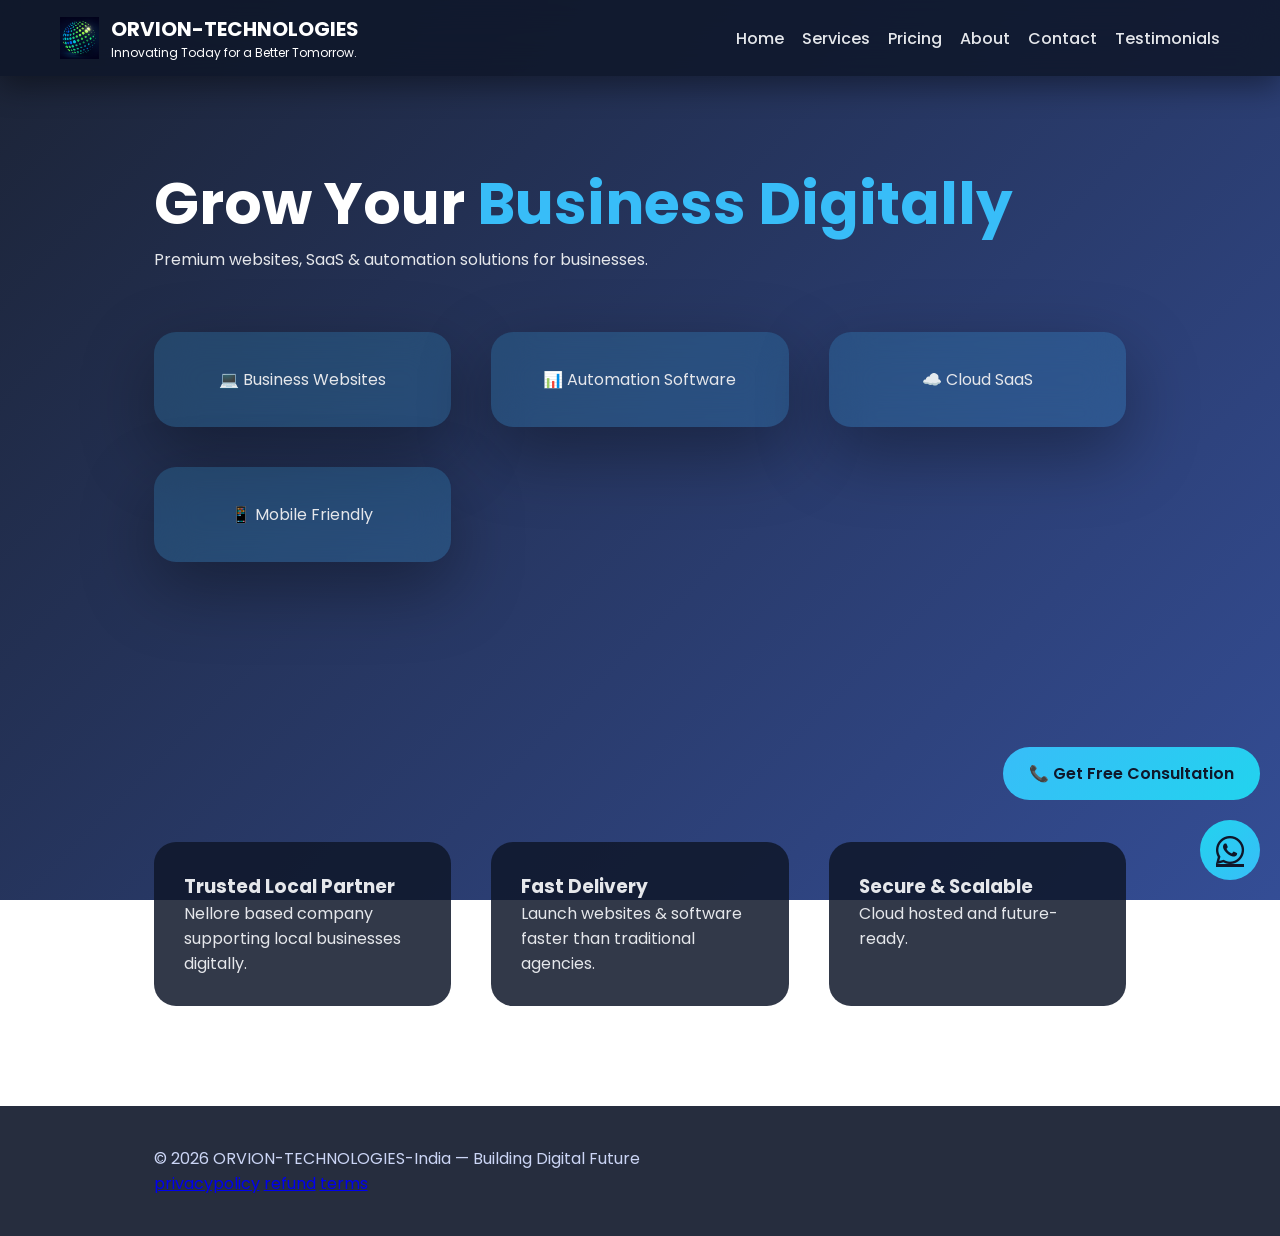
<file: index.html>
<!DOCTYPE html>
<html lang="en">

<head>
    <meta charset="UTF-8">
    <title>ORVION Technologies India | AI & Software Solutions</title>
    <link rel="icon" type="image/png" href="favicon.png">
    <link rel="canonical" href="https://orvion-tech-india.pages.dev/">
    <meta property="og:type" content="website">
<meta property="og:title" content="ORVION-TECHNOLOGIES">
<meta property="og:description" content="ORVION Technologies India provides AI solutions, software development, and digital technology services.">
<meta property="og:url" content="https://orvion-tech-india.pages.dev/">
<meta property="og:image" content="https://orvion-tech-india.pages.dev/favicon.png">
<meta property="og:site_name" content="ORVION-TECHNOLOGIES">
    <meta name="twitter:card" content="summary_large_image">
<meta name="twitter:title" content="ORVION-TECHNOLOGIES">
<meta name="twitter:description" content="ORVION Technologies India provides AI solutions, software development, and digital technology services.">
<meta name="twitter:image" content="https://orvion-tech-india.pages.dev/favicon.png">
    <meta name="google-site-verification" content="m99kfsFTEHt1PdTcq15T55AJ_ZEf4dtK3AnmzLfl6dc" />
    <meta name="viewport" content="width=device-width, initial-scale=1.0">
<meta name="description" content="ORVION Technologies India delivers AI solutions, software development, automation, cloud services, and digital technology solutions for businesses.">
<meta name="keywords" content="ORVION Technologies India, AI Company India, Software Development India, AI Solutions, Cloud Services, Automation Software, Web Development">
    

    <link href="https://fonts.googleapis.com/css2?family=Poppins:wght@300;500;700&display=swap" rel="stylesheet">
    <link rel="stylesheet" href="https://cdnjs.cloudflare.com/ajax/libs/font-awesome/6.5.0/css/all.min.css">



    <style>
        * {
            box-sizing: border-box;
            margin: 0;
            padding: 0;
        }
        
        body {
            font-family: Poppins, sans-serif;
            color: #e5e7eb;
            background-image: linear-gradient(135deg, rgba(15, 23, 42, .95), rgba(30, 58, 138, .9)), url('https://images.pexels.com/photos/16073667/pexels-photo-16073667.jpeg');
            background-size: cover;
            background-attachment: fixed;
        }
        /* ===== HEADER ===== */
        
        .webnexa-header {
            position: fixed;
            top: 0;
            width: 100%;
            background: rgba(15, 23, 42, .85);
            backdrop-filter: blur(18px);
            display: flex;
            justify-content: space-between;
            align-items: center;
            padding: 14px 60px;
            z-index: 2000;
            box-shadow: 0 10px 30px rgba(0, 0, 0, .4);
        }
        
        .brand {
            display: flex;
            align-items: center;
            gap: 12px;
        }
        
        .brand-logo {
            height: 42px;
        }
        
        .brand-name {
            font-weight: 700;
            font-size: 20px;
            color: #ffffff;
        }
        
        .brand-tagline {
            font-size: 12px;
            color: #ffffff;
        }
        /* ===== DESKTOP NAV ===== */
        
        .webnexa-nav {
            display: flex;
            gap: 18px;
        }
        
        .webnexa-nav a {
            text-decoration: none;
            color: #e5e7eb;
            font-weight: 500;
            transition: .3s;
        }
        
        .webnexa-nav a:hover {
            color: #38bdf8;
        }
        /* ===== HAMBURGER (MOBILE/TABLET) ===== */
        
        .hamburger {
            display: none;
            background: none;
            border: none;
            color: #fff;
            font-size: 24px;
            cursor: pointer;
        }
        /* ===== MOBILE MENU ===== */
        
        @media (max-width: 768px) {
            .hamburger {
                display: block;
            }
            .webnexa-nav {
                position: absolute;
                top: 75px;
                right: 20px;
                background: rgba(15, 23, 42, .95);
                backdrop-filter: blur(20px);
                flex-direction: column;
                width: 240px;
                padding: 25px;
                border-radius: 20px;
                box-shadow: 0 25px 60px rgba(0, 0, 0, .45);
                display: none;
            }
            .webnexa-nav.active {
                display: flex;
            }
        }
        /* ===== FLOAT BUTTONS ===== */
        
        .wa-float {
            position: fixed;
            bottom: 20px;
            right: 20px;
            width: 60px;
            height: 60px;
            background: linear-gradient(135deg, #22d3ee, #38bdf8);
            color: #0f172a;
            border-radius: 50%;
            display: flex;
            align-items: center;
            justify-content: center;
            font-size: 32px;
            z-index: 999;
        }
        
        .free-consult-btn {
            position: fixed;
            bottom: 100px;
            right: 20px;
            background: linear-gradient(135deg, #38bdf8, #22d3ee);
            color: #0f172a;
            padding: 14px 26px;
            border-radius: 50px;
            text-decoration: none;
            font-weight: 600;
            z-index: 999;
        }
        /* ===== HERO ===== */
        
        .hero {
            padding: 160px 12% 120px;
        }
        
        .hero h1 {
            font-size: 58px;
            color: #ffffff;
        }
        
        .hero span {
            color: #38bdf8;
        }
        /* ===== GLASS ===== */
        
        .glass-grid {
            display: grid;
            grid-template-columns: repeat(auto-fit, minmax(260px, 1fr));
            gap: 40px;
            margin: 60px 0;
        }
        
        .glass-card {
            background: rgba(56, 189, 248, .18);
            backdrop-filter: blur(20px);
            padding: 35px;
            border-radius: 22px;
            box-shadow: 0 25px 70px rgba(0, 0, 0, .35);
            text-align: center;
        }
        /* ===== PROMISE ===== */
        
        .promise {
            padding: 100px 12%;
            display: grid;
            grid-template-columns: repeat(auto-fit, minmax(260px, 1fr));
            gap: 40px;
        }
        
        .promise-box {
            background: rgba(15, 23, 42, .85);
            padding: 30px;
            border-radius: 22px;
        }
        /* ===== FOOTER ===== */
        
        .webnexa-footer {
            background: rgba(15, 23, 42, .9);
            padding: 40px 12%;
            color: #cbd5f5;
        }
        
        @media (max-width:768px) {
            .webnexa-header {
                padding: 14px 20px;
            }
            .hero h1 {
                font-size: 36px;
            }
        }
    </style>
    <script type="application/ld+json">
{
  "@context": "https://schema.org",
  "@type": "Organization",
  "name": "ORVION-TECHNOLOGIES",
  "url": "https://orvion-tech-india.pages.dev/",
  "logo": "https://orvion-tech-india.pages.dev/favicon.png",
  "description": "ORVION Technologies India delivers AI solutions, software development, automation, cloud services, and digital technology solutions for businesses."
}
</script>
</head>

<body>

    <a href="https://wa.me/919550163488" class="wa-float"><i class="fab fa-whatsapp"></i></a>
    <a href="dataform.html" class="free-consult-btn">📞 Get Free Consultation</a>

    <header class="webnexa-header">
        <div class="brand">
            <img src="or logo.png" class="brand-logo">
            <div>
                <div class="brand-name">ORVION-TECHNOLOGIES</div>
                <div class="brand-tagline">Innovating Today for a Better Tomorrow.</div>
            </div>
        </div>

        <nav class="webnexa-nav" id="mainNav">
            <a href="index.html">Home</a>
            <a href="services.html">Services</a>
            <a href="pricing.html">Pricing</a>
            <a href="about.html">About</a>
            <a href="contact.html">Contact</a>
            <a href="testimonials.html">Testimonials</a>
        </nav>

        <button class="hamburger" id="menuToggle">
        <i class="fas fa-bars"></i>
    </button>
    </header>

    <div class="hero">
        <h1>Grow Your <span>Business Digitally</span></h1>
        <p>Premium websites, SaaS & automation solutions for businesses.</p>

        <div class="glass-grid">
            <div class="glass-card">💻 Business Websites</div>
            <div class="glass-card">📊 Automation Software</div>
            <div class="glass-card">☁️ Cloud SaaS</div>
            <div class="glass-card">📱 Mobile Friendly</div>
        </div>
    </div>

    <section class="promise">
        <div class="promise-box">
            <h3>Trusted Local Partner</h3>
            <p>Nellore based company supporting local businesses digitally.</p>
        </div>
        <div class="promise-box">
            <h3>Fast Delivery</h3>
            <p>Launch websites & software faster than traditional agencies.</p>
        </div>
        <div class="promise-box">
            <h3>Secure & Scalable</h3>
            <p>Cloud hosted and future-ready.</p>
        </div>
    </section>

    <footer class="webnexa-footer">
        © 2026 ORVION-TECHNOLOGIES-India — Building Digital Future
        <div class="cta-button" style="color: #ffffff;">
            <a href="privacypolicy.html">privacypolicy</a>

            <a href="refund.html">refund</a>

            <a href="terms.html">terms</a>
        </div>
    </footer>

    <script>
        document.getElementById("menuToggle").onclick = () => {
            document.getElementById("mainNav").classList.toggle("active");
        };
    </script>

</body>

</html>
</file>
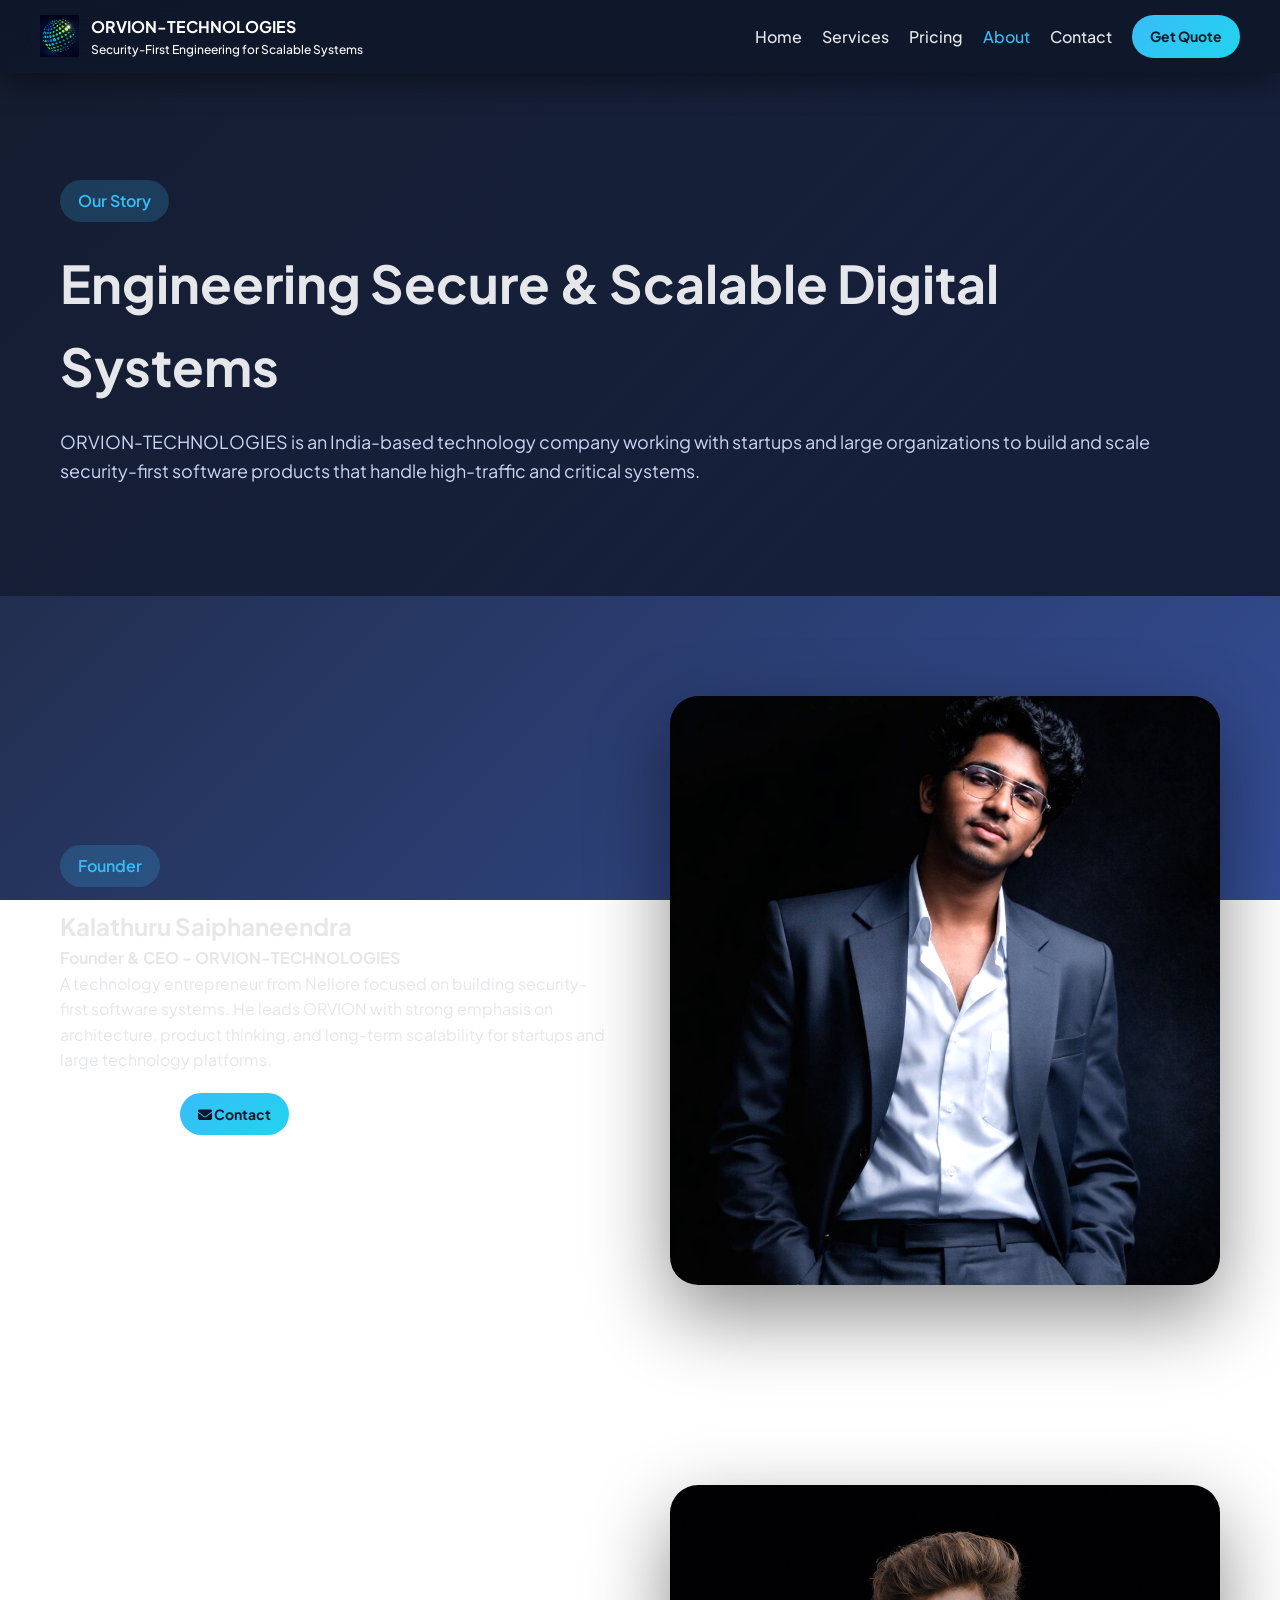
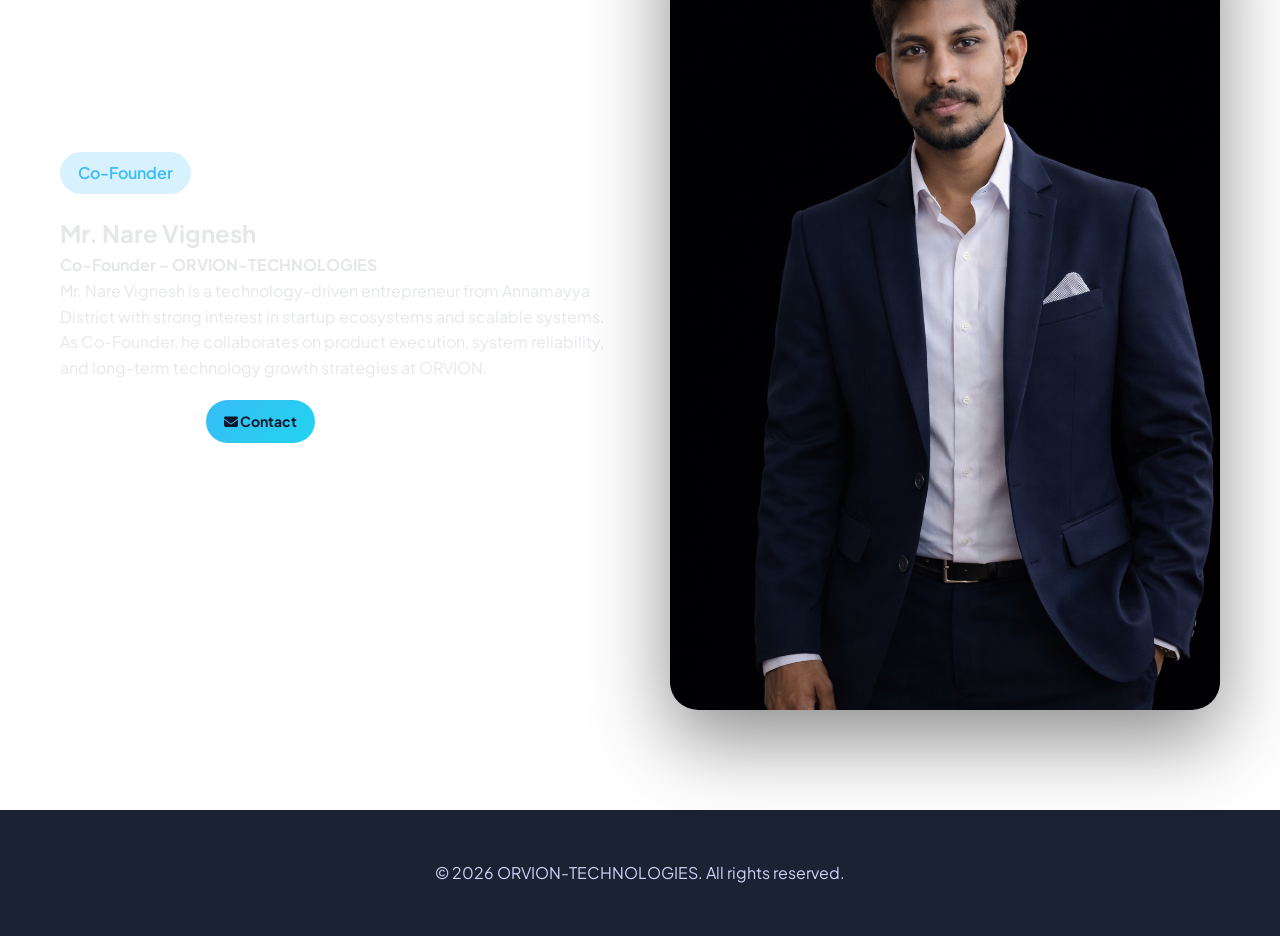
<file: about.html>
<!DOCTYPE html>
<html lang="en">

<head>
    <meta charset="UTF-8">
    <meta name="viewport" content="width=device-width, initial-scale=1.0">
    <title>About - ORVION-TECHNOLOGIES</title>
    <meta name="description" content="ORVION-TECHNOLOGIES is a security-first product engineering company building and scaling high-handling software systems for startups and enterprises.">

    <link href="https://fonts.googleapis.com/css2?family=Inter:wght@300;400;500;600;700&family=Plus+Jakarta+Sans:wght@400;500;600;700;800&display=swap" rel="stylesheet">
    <link rel="stylesheet" href="https://cdnjs.cloudflare.com/ajax/libs/font-awesome/6.5.0/css/all.min.css">

    <style>
        * {
            box-sizing: border-box;
            margin: 0;
            padding: 0;
        }
        
        body {
            font-family: "Plus Jakarta Sans", Inter, sans-serif;
            background: linear-gradient(135deg, rgba(15, 23, 42, .95), rgba(30, 58, 138, .9)), url("https://images.unsplash.com/photo-1552664730-d307ca884978?auto=format&fit=crop&w=2070&q=80");
            background-size: cover;
            background-attachment: fixed;
            color: #e5e7eb;
            line-height: 1.6;
        }
        
        a {
            text-decoration: none;
            color: inherit;
        }
        
        .container {
            max-width: 1200px;
            margin: auto;
            padding: 0 20px;
        }
        /* ===== HEADER ===== */
        
        .site-header {
            position: fixed;
            top: 0;
            width: 100%;
            background: rgba(15, 23, 42, .85);
            backdrop-filter: blur(18px);
            z-index: 9999;
            box-shadow: 0 10px 30px rgba(0, 0, 0, .4);
            transition: .3s;
        }
        
        .site-header.scrolled {
            background: rgba(15, 23, 42, .95);
        }
        
        .header-content {
            display: flex;
            align-items: center;
            justify-content: space-between;
            padding: 14px 0;
        }
        
        .logo {
            display: flex;
            align-items: center;
            gap: 12px;
            font-weight: 700;
            color: #fff;
        }
        
        .logo img {
            height: 42px;
        }
        
        .logo-tagline {
            font-size: 12px;
            font-weight: 500;
            color: #fff;
        }
        
        .nav {
            display: flex;
            align-items: center;
            gap: 20px;
        }
        
        .nav-link {
            color: #e5e7eb;
            font-weight: 500;
        }
        
        .nav-link:hover,
        .nav-link.active {
            color: #38bdf8;
        }
        
        .btn {
            padding: 10px 18px;
            border-radius: 50px;
            font-weight: 700;
            font-size: 14px;
        }
        
        .btn-primary {
            background: linear-gradient(135deg, #38bdf8, #22d3ee);
            color: #0f172a;
        }
        
        .btn-secondary {
            background: rgba(255, 255, 255, .15);
            color: #fff;
        }
        
        .mobile-menu-toggle {
            display: none;
            background: none;
            border: none;
            color: #fff;
            font-size: 22px;
            cursor: pointer;
        }
        
        @media (max-width:768px) {
            .mobile-menu-toggle {
                display: block;
            }
            .nav {
                position: absolute;
                top: 70px;
                right: 0;
                background: rgba(15, 23, 42, .95);
                flex-direction: column;
                width: 220px;
                padding: 20px;
                display: none;
                border-radius: 0 0 0 20px;
            }
            .nav.active {
                display: flex;
            }
        }
        /* ===== HERO ===== */
        
        .about-hero {
            padding: 180px 0 110px;
            background: linear-gradient(135deg, rgba(15, 23, 42, .6), rgba(15, 23, 42, .85));
        }
        
        .hero-title {
            font-size: 52px;
            margin-bottom: 20px;
        }
        
        .hero-description {
            color: #cbd5f5;
            font-size: 18px;
        }
        
        .tag {
            display: inline-block;
            background: rgba(56, 189, 248, .2);
            color: #38bdf8;
            padding: 8px 18px;
            border-radius: 50px;
            font-weight: 600;
            margin-bottom: 20px;
        }
        
        section {
            padding: 100px 0;
        }
        /* ===== FOUNDER ===== */
        
        .founder-content {
            display: grid;
            grid-template-columns: 1fr 1fr;
            gap: 60px;
            align-items: center;
        }
        
        .founder-image {
            border-radius: 28px;
            overflow: hidden;
            box-shadow: 0 30px 80px rgba(0, 0, 0, .45);
        }
        
        .founder-image img {
            width: 100%;
            display: block;
        }
        
        @media (max-width:768px) {
            .hero-title {
                font-size: 36px;
            }
            .founder-content {
                grid-template-columns: 1fr;
            }
            .founder-image {
                order: -1;
            }
        }
        /* ===== FOOTER ===== */
        
        .site-footer {
            background: rgba(15, 23, 42, .95);
            padding: 50px 0;
            color: #cbd5f5;
            text-align: center;
        }
    </style>
</head>

<body>

    <header class="site-header">
        <div class="container header-content">

            <a href="index.html" class="logo">
                <img src="or logo.png" alt="ORVION Logo">
                <div>
                    <div>ORVION-TECHNOLOGIES</div>
                    <div class="logo-tagline">Security-First Engineering for Scalable Systems</div>
                </div>
            </a>

            <button class="mobile-menu-toggle" id="mobileMenuToggle">
            <i class="fas fa-bars"></i>
        </button>

            <nav class="nav" id="mainNav">
                <a href="index.html" class="nav-link">Home</a>
                <a href="services.html" class="nav-link">Services</a>
                <a href="pricing.html" class="nav-link">Pricing</a>
                <a href="about.html" class="nav-link active">About</a>
                <a href="contact.html" class="nav-link">Contact</a>
                <a href="dataform.html" class="btn btn-primary">Get Quote</a>
            </nav>

        </div>
    </header>

    <section class="about-hero">
        <div class="container">
            <span class="tag">Our Story</span>
            <h1 class="hero-title">Engineering Secure & Scalable Digital Systems</h1>
            <p class="hero-description">
                ORVION-TECHNOLOGIES is an India-based technology company working with startups and large organizations to build and scale security-first software products that handle high-traffic and critical systems.
            </p>
        </div>
    </section>

    <section class="founder-section">
        <div class="container founder-content">

            <div>
                <span class="tag">Founder</span>
                <h2>Kalathuru Saiphaneendra</h2>
                <p><strong>Founder & CEO – ORVION-TECHNOLOGIES</strong></p>
                <p>
                    A technology entrepreneur from Nellore focused on building security-first software systems. He leads ORVION with strong emphasis on architecture, product thinking, and long-term scalability for startups and large technology platforms.
                </p>

                <div style="margin-top:20px;display:flex;gap:12px;">
                    <a href="linkedin.com/in/kalathuru-saiphaneendra-b73872284" class="btn btn-secondary">
                        <i class="fab fa-linkedin"></i> LinkedIn
                    </a>
                    <a href="contact.html" class="btn btn-primary">
                        <i class="fas fa-envelope"></i> Contact
                    </a>
                </div>
            </div>

            <div class="founder-image">
                <img src="founder.img.png" alt="Founder">
            </div>

        </div>
    </section>

    <section class="founder-section">
        <div class="container founder-content">

            <div>
                <span class="tag">Co-Founder</span>
                <h2>Mr. Nare Vignesh</h2>
                <p><strong>Co-Founder – ORVION-TECHNOLOGIES</strong></p>
                <p>
                    Mr. Nare Vignesh is a technology-driven entrepreneur from Annamayya District with strong interest in startup ecosystems and scalable systems. As Co-Founder, he collaborates on product execution, system reliability, and long-term technology growth strategies
                    at ORVION.
                </p>

                <div style="margin-top:20px;display:flex;gap:12px;">
                    <a href="#" class="btn btn-secondary">
                        <i class="fas fa-user"></i> Co-Founder
                    </a>
                    <a href="contact.html" class="btn btn-primary">
                        <i class="fas fa-envelope"></i> Contact
                    </a>
                </div>
            </div>

            <div class="founder-image">
                <img src="co-founder.png" alt="Co-Founder">
            </div>

        </div>
    </section>

    <footer class="site-footer">
        © 2026 ORVION-TECHNOLOGIES. All rights reserved.
    </footer>

    <script>
        document.getElementById("mobileMenuToggle").onclick = () =>
            document.getElementById("mainNav").classList.toggle("active");

        window.addEventListener("scroll", () =>
            document.querySelector(".site-header").classList.toggle("scrolled", window.scrollY > 50)
        );
    </script>

</body>

</html>
</file>
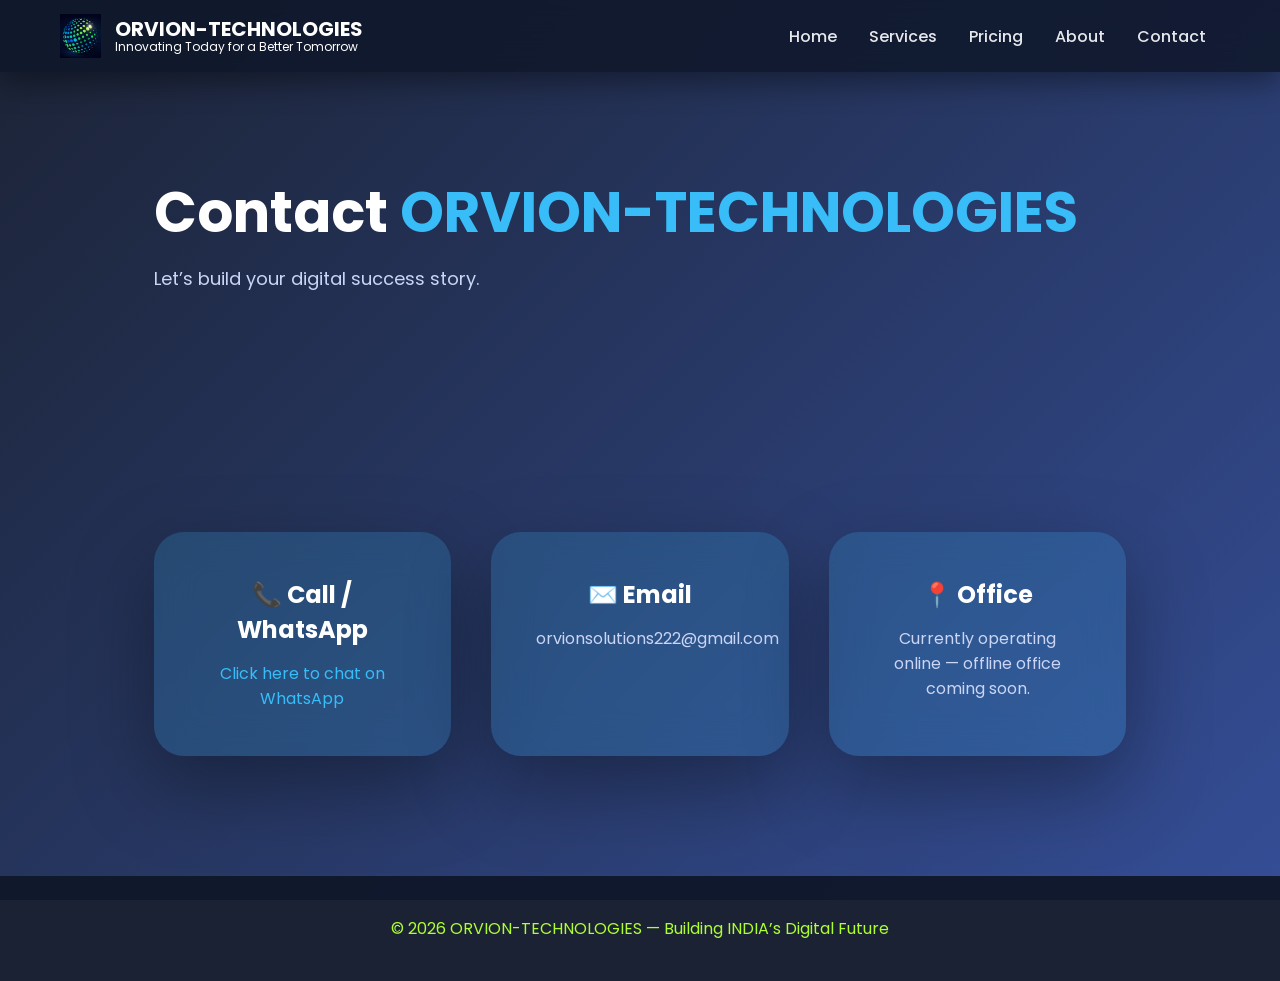
<file: contact.html>
<!DOCTYPE html>
<html lang="en">

<head>
    <meta charset="UTF-8">
    <title>Contact- ORVION-TECHNOLOGIES</title>
    <meta name="viewport" content="width=device-width, initial-scale=1.0">
    <meta name="description" content="Contact WebNexa India for websites, SaaS and business software solutions.">

    <link href="https://fonts.googleapis.com/css2?family=Poppins:wght@300;500;700&display=swap" rel="stylesheet">
    <link rel="stylesheet" href="https://cdnjs.cloudflare.com/ajax/libs/font-awesome/6.5.0/css/all.min.css">

    <style>
        /* ================= RESET ================= */
        
        * {
            box-sizing: border-box;
            margin: 0;
            padding: 0;
        }
        
        body {
            font-family: Poppins, sans-serif;
            color: #e5e7eb;
            background: linear-gradient( 135deg, rgba(15, 23, 42, 0.95), rgba(30, 58, 138, 0.9)), url("https://images.unsplash.com/photo-1521737604893-d14cc237f11d?auto=format&fit=crop&w=1600&q=90");
            background-size: cover;
            background-attachment: fixed;
        }
        
        a {
            color: #38bdf8;
            text-decoration: none;
        }
        
        a:hover {
            text-decoration: underline;
        }
        /* ================= HEADER ================= */
        
        .webnexa-header {
            position: fixed;
            top: 0;
            width: 100%;
            background: rgba(15, 23, 42, 0.85);
            backdrop-filter: blur(18px);
            display: flex;
            justify-content: space-between;
            align-items: center;
            padding: 14px 60px;
            z-index: 2000;
            box-shadow: 0 10px 30px rgba(0, 0, 0, 0.4);
        }
        
        .brand {
            display: flex;
            align-items: center;
            gap: 14px;
        }
        
        .brand-logo {
            height: 44px;
        }
        
        .brand-text {
            display: flex;
            flex-direction: column;
            line-height: 1.1;
        }
        
        .brand-name {
            font-weight: 700;
            font-size: 20px;
            color: #38bdf8;
        }
        
        .brand-tagline {
            font-size: 12px;
            color: #22d3ee;
        }
        
        .webnexa-nav a {
            margin: 0 14px;
            color: #e5e7eb;
            font-weight: 500;
            transition: 0.3s;
        }
        
        .webnexa-nav a:hover {
            color: #38bdf8;
        }
        /* ================= HERO ================= */
        
        .hero {
            padding: 170px 12% 120px;
            border-radius: 0 0 120px 120px;
        }
        
        .hero h1 {
            font-size: 56px;
            color: #ffffff;
        }
        
        .hero span {
            color: #38bdf8;
        }
        
        .hero p {
            margin-top: 10px;
            color: #cbd5f5;
            font-size: 18px;
        }
        /* ================= GRID ================= */
        
        .grid {
            padding: 120px 12%;
            display: grid;
            grid-template-columns: repeat(auto-fit, minmax(280px, 1fr));
            gap: 40px;
        }
        
        .card {
            background: rgba(56, 189, 248, 0.18);
            backdrop-filter: blur(20px);
            padding: 45px;
            border-radius: 30px;
            box-shadow: 0 30px 80px rgba(0, 0, 0, 0.35);
            text-align: center;
            transition: 0.3s;
        }
        
        .card:hover {
            transform: translateY(-10px);
        }
        
        .card h2 {
            color: #ffffff;
            margin-bottom: 14px;
        }
        
        .card p {
            color: #cbd5f5;
        }
        /* ================= FOOTER ================= */
        
        footer {
            background: rgba(15, 23, 42, 0.95);
            color: #cbd5f5;
            text-align: center;
            padding: 40px 12%;
        }
        /* ================= RESPONSIVE ================= */
        
        @media (max-width: 768px) {
            .webnexa-header {
                padding: 14px 20px;
            }
            .webnexa-nav {
                display: none;
            }
            .brand-logo {
                height: 36px;
            }
            .hero h1 {
                font-size: 36px;
            }
        }
    </style>
</head>

<body>

    <!-- HEADER -->
    <header class="webnexa-header">
        <div class="brand">
            <img src="or logo.png" class="brand-logo" alt="WebNexa Logo">
            <div class="brand-text">
                <span class="brand-name" style="color: #ffffff;">ORVION-TECHNOLOGIES</span>
                <span class="brand-tagline" style="color: #ffffff;">Innovating Today for a Better Tomorrow</span>
            </div>
        </div>
        <nav class="webnexa-nav">
            <a href="index.html">Home</a>
            <a href="services.html">Services</a>
            <a href="pricing.html">Pricing</a>
            <a href="about.html">About</a>
            <a href="contact.html">Contact</a>
        </nav>
    </header>

    <!-- HERO -->
    <section class="hero">
        <h1>Contact <span>ORVION-TECHNOLOGIES</span></h1>
        <p>Let’s build your digital success story.</p>
    </section>

    <!-- CONTACT GRID -->
    <section class="grid">
        <div class="card">
            <h2>📞 Call / WhatsApp</h2>
            <p>
                <a href="https://wa.me/919550163488">
                    Click here to chat on WhatsApp
                </a>
            </p>
        </div>

        <div class="card">
            <h2>✉️ Email</h2>
            <p>orvionsolutions222@gmail.com</p>
        </div>

        <div class="card">
            <h2>📍 Office</h2>
            <p>Currently operating online — offline office coming soon.</p>
        </div>
    </section>

    <!-- FOOTER -->
    <footer style="color: greenyellow;">
        © 2026 ORVION-TECHNOLOGIES — Building INDIA’s Digital Future
    </footer>
    <script>
        document.getElementById("mobileMenuToggle").onclick = () =>
            document.getElementById("mainNav").classList.toggle("active");

        window.addEventListener("scroll", () =>
            document.querySelector(".site-header").classList.toggle("scrolled", window.scrollY > 50)
        );
    </script>
</body>

</html>
</file>
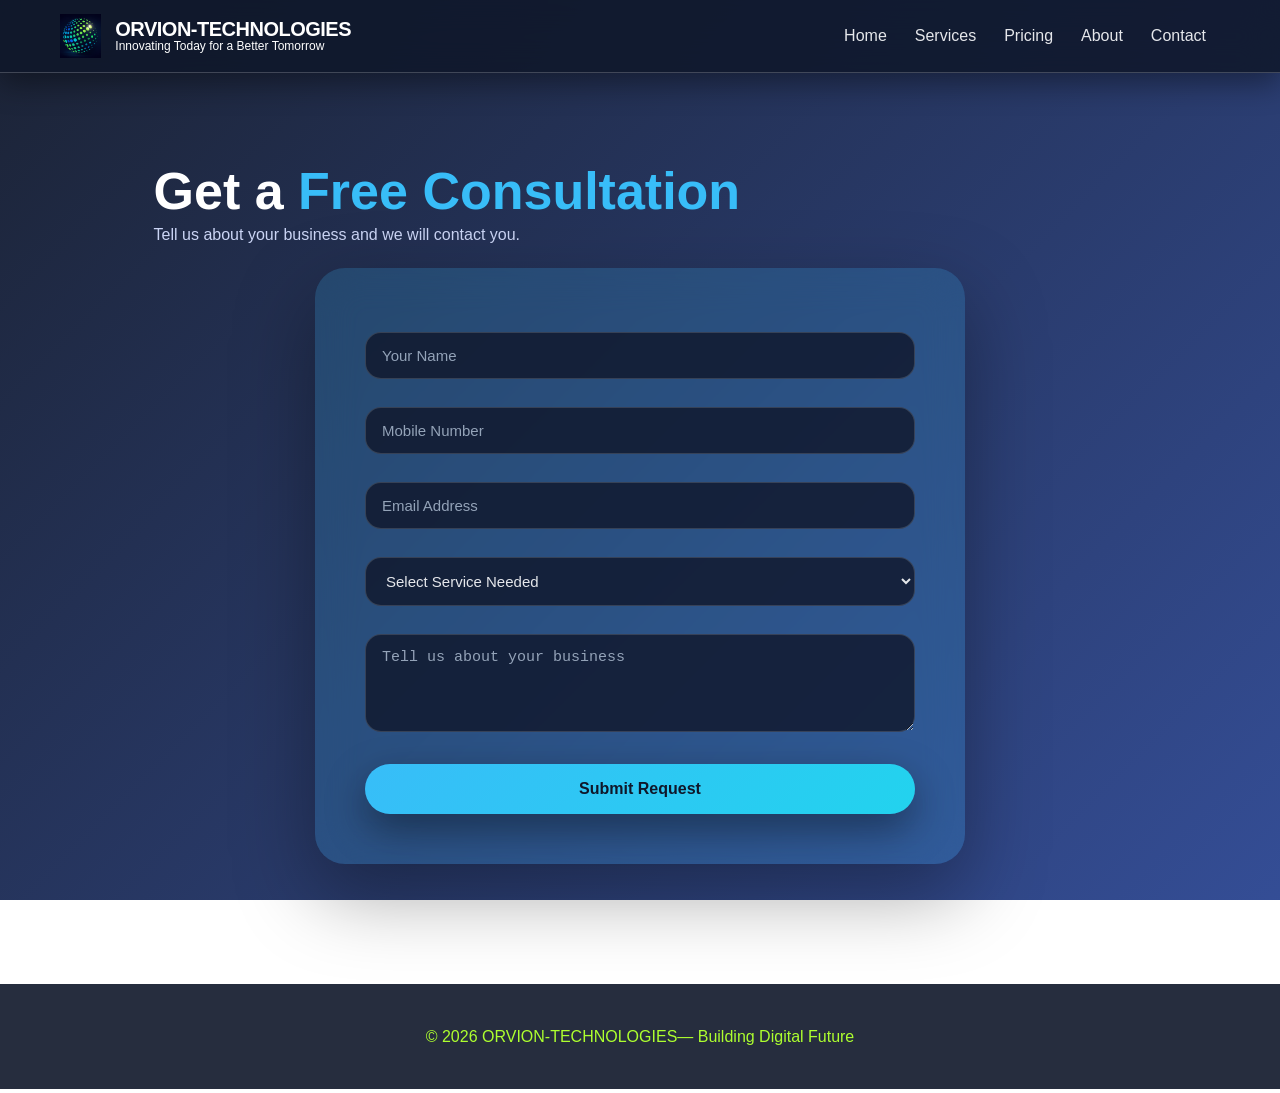
<file: dataform.html>
<!DOCTYPE html>
<html lang="en">

<head>
    <meta charset="UTF-8">
    <title>Free Consultation — ORVION-TECHNOLOGIES</title>
    <meta name="viewport" content="width=device-width, initial-scale=1.0">
    <meta name="description" content="Get a free consultation from WebNexa India for websites, SaaS and business software solutions.">
    <link rel="stylesheet" href="global.css">
    <link rel="stylesheet" href="https://cdnjs.cloudflare.com/ajax/libs/font-awesome/6.5.0/css/all.min.css">

    <style>
        * {
            box-sizing: border-box;
        }
        
        body {
            margin: 0;
            font-family: Poppins, sans-serif;
            color: #e5e7eb;
            background-image: linear-gradient( 135deg, rgba(15, 23, 42, 0.95), rgba(30, 58, 138, 0.9)), url("https://images.unsplash.com/photo-1521737604893-d14cc237f11d?auto=format&fit=crop&w=1600&q=90");
            background-size: cover;
            background-attachment: fixed;
        }
        /* HEADER */
        
        .webnexa-header {
            position: fixed;
            top: 0;
            width: 100%;
            background: rgba(15, 23, 42, 0.85);
            backdrop-filter: blur(18px);
            display: flex;
            justify-content: space-between;
            align-items: center;
            padding: 14px 60px;
            z-index: 2000;
            box-shadow: 0 10px 30px rgba(0, 0, 0, 0.4);
        }
        
        .brand {
            display: flex;
            align-items: center;
            gap: 14px;
        }
        
        .brand-logo {
            height: 44px;
        }
        
        .brand-text {
            display: flex;
            flex-direction: column;
            line-height: 1.1;
        }
        
        .brand-name {
            font-weight: 700;
            font-size: 20px;
            color: #38bdf8;
        }
        
        .brand-tagline {
            font-size: 12px;
            color: #22d3ee;
        }
        
        .webnexa-nav a {
            margin: 0 14px;
            text-decoration: none;
            color: #e5e7eb;
            font-weight: 500;
            transition: 0.3s;
        }
        
        .webnexa-nav a:hover {
            color: #38bdf8;
        }
        /* HERO */
        
        .hero {
            padding: 160px 12% 90px;
            border-radius: 0 0 120px 120px;
        }
        
        .hero h1 {
            font-size: 52px;
            color: #ffffff;
        }
        
        .hero span {
            color: #38bdf8;
        }
        
        .hero p {
            color: #cbd5f5;
            max-width: 600px;
        }
        /* FORM */
        
        .form-wrap {
            max-width: 650px;
            margin: -70px auto 120px;
            background: rgba(56, 189, 248, 0.18);
            backdrop-filter: blur(20px);
            padding: 50px;
            border-radius: 30px;
            box-shadow: 0 30px 80px rgba(0, 0, 0, 0.35);
        }
        
        input,
        select,
        textarea {
            width: 100%;
            padding: 14px 16px;
            margin: 14px 0;
            border-radius: 16px;
            border: 1px solid rgba(255, 255, 255, 0.15);
            background: rgba(15, 23, 42, 0.8);
            color: #e5e7eb;
            font-size: 15px;
            outline: none;
        }
        
        input::placeholder,
        textarea::placeholder {
            color: #94a3b8;
        }
        
        input:focus,
        select:focus,
        textarea:focus {
            border-color: #38bdf8;
            box-shadow: 0 0 0 2px rgba(56, 189, 248, 0.3);
        }
        
        select option {
            color: #0f172a;
        }
        
        button {
            width: 100%;
            background: linear-gradient(135deg, #38bdf8, #22d3ee);
            color: #0f172a;
            border: none;
            padding: 16px;
            border-radius: 50px;
            font-size: 16px;
            font-weight: 700;
            cursor: pointer;
            margin-top: 10px;
            box-shadow: 0 15px 40px rgba(0, 0, 0, 0.4);
            transition: 0.3s;
        }
        
        button:hover {
            transform: translateY(-2px);
            opacity: 0.95;
        }
        /* FOOTER */
        
        footer {
            background: rgba(15, 23, 42, 0.9);
            color: #cbd5f5;
            text-align: center;
            padding: 40px 12%;
        }
        /* RESPONSIVE */
        
        @media (max-width: 768px) {
            .webnexa-header {
                padding: 14px 20px;
            }
            .brand-logo {
                height: 36px;
            }
            .webnexa-nav {
                display: none;
            }
            .hero h1 {
                font-size: 36px;
            }
            .form-wrap {
                padding: 30px;
                margin: -40px 20px 80px;
            }
        }
    </style>
</head>

<body>

    <header class="webnexa-header">
        <div class="brand">
            <img src="or logo.png" class="brand-logo" alt="WebNexa Logo">
            <div class="brand-text">
                <span class="brand-name" ; style="color: #ffffff;">ORVION-TECHNOLOGIES</span>
                <span class="brand-tagline" ; style="color: #ffffff;">Innovating Today for a Better Tomorrow</span>
            </div>
        </div>
        <nav class="webnexa-nav">
            <a href="index.html">Home</a>
            <a href="services.html">Services</a>
            <a href="pricing.html">Pricing</a>
            <a href="about.html">About</a>
            <a href="contact.html">Contact</a>
        </nav>
    </header>

    <section class="hero">
        <h1>Get a <span>Free Consultation</span></h1>
        <p>Tell us about your business and we will contact you.</p>
    </section>

    <section class="form-wrap">
        <form id="leadForm">
            <input type="text" id="name" placeholder="Your Name" required>
            <input type="tel" id="phone" placeholder="Mobile Number" required>
            <input type="email" id="email" placeholder="Email Address">
            <select id="service" required>
                <option value="">Select Service Needed</option>
                <option>Website</option>
                <option>Mobile App</option>
                <option>School Software</option>
                <option>Hospital Software</option>
                <option>Custom Software</option>
            </select>
            <textarea id="msg" rows="4" placeholder="Tell us about your business"></textarea>
            <button type="submit">Submit Request</button>
        </form>
    </section>

    <footer>
        <p style="color: greenyellow;">© 2026 ORVION-TECHNOLOGIES— Building Digital Future</p>
    </footer>

    <script>
        document.getElementById("leadForm").addEventListener("submit", function(e) {
            e.preventDefault();
            let name = document.getElementById("name").value.trim();
            let phone = document.getElementById("phone").value.trim();
            let email = document.getElementById("email").value.trim();
            let service = document.getElementById("service").value;
            let msg = document.getElementById("msg").value.trim();

            if (name === "" || phone === "" || service === "") {
                alert("Please fill required fields");
                return;
            }

            let text =
                "New WebNexa Lead%0AName: " + name +
                "%0APhone: " + phone +
                "%0AEmail: " + email +
                "%0AService: " + service +
                "%0AMessage: " + msg;

            window.open("https://wa.me/919550163488?text=" + text, "_blank");
            alert("Thank you! Our team will contact you shortly.");
            this.reset();
        });
    </script>

</body>

</html>
</file>
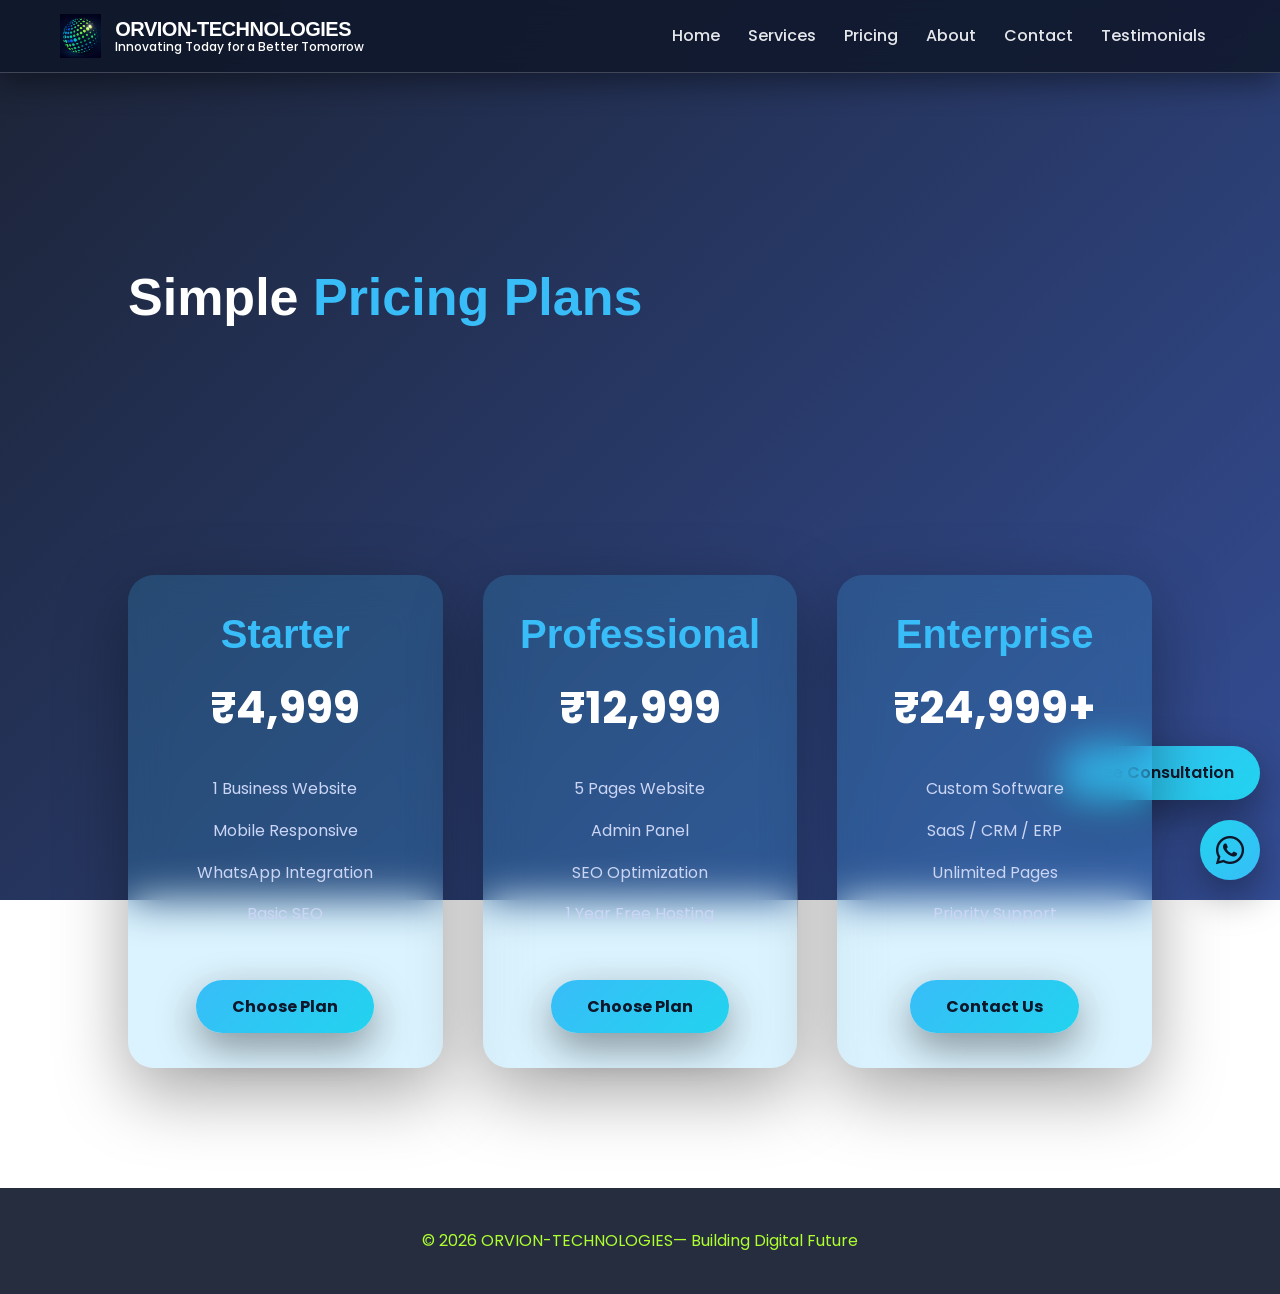
<file: pricing.html>
<!DOCTYPE html>
<html lang="en">

<head>
    <meta charset="UTF-8">
    <title>Pricing — ORVION-TECHNOLOGIES</title>
    <meta name="viewport" content="width=device-width, initial-scale=1.0">
    <meta name="description" content="Affordable website and SaaS pricing plans by WebNexa India. Starter, Professional and Enterprise digital solutions.">
    <link href="https://fonts.googleapis.com/css2?family=Poppins:wght@300;500;700&display=swap" rel="stylesheet">
    <link rel="stylesheet" href="global.css">
    <link rel="stylesheet" href="https://cdnjs.cloudflare.com/ajax/libs/font-awesome/6.5.0/css/all.min.css">


    <style>
        * {
            box-sizing: border-box;
        }
        
        body {
            margin: 0;
            font-family: Poppins, sans-serif;
            color: #e5e7eb;
            background-image: linear-gradient( 135deg, rgba(15, 23, 42, 0.95), rgba(30, 58, 138, 0.9)), url("https://images.unsplash.com/photo-1554224154-22dec7ec8818?auto=format&fit=crop&w=1600&q=90");
            background-size: cover;
            background-attachment: fixed;
        }
        /* HEADER */
        
        .webnexa-header {
            position: fixed;
            top: 0;
            width: 100%;
            background: rgba(15, 23, 42, 0.85);
            backdrop-filter: blur(18px);
            display: flex;
            justify-content: space-between;
            align-items: center;
            padding: 14px 60px;
            z-index: 2000;
            box-shadow: 0 10px 30px rgba(0, 0, 0, 0.4);
        }
        
        .brand {
            display: flex;
            align-items: center;
            gap: 14px;
        }
        
        .brand-logo {
            height: 44px;
        }
        
        .brand-text {
            display: flex;
            flex-direction: column;
            line-height: 1.1;
        }
        
        .brand-name {
            font-weight: 700;
            font-size: 20px;
            color: #38bdf8;
        }
        
        .brand-tagline {
            font-size: 12px;
            color: #22d3ee;
        }
        
        .webnexa-nav a {
            margin: 0 14px;
            text-decoration: none;
            color: #e5e7eb;
            font-weight: 500;
            transition: 0.3s;
        }
        
        .webnexa-nav a:hover {
            color: #38bdf8;
        }
        /* FLOAT */
        
        .wa-float {
            position: fixed;
            bottom: 20px;
            right: 20px;
            width: 60px;
            height: 60px;
            background: linear-gradient(135deg, #22d3ee, #38bdf8);
            color: #0f172a;
            border-radius: 50%;
            display: flex;
            align-items: center;
            justify-content: center;
            font-size: 32px;
            z-index: 999;
            box-shadow: 0 15px 40px rgba(0, 0, 0, 0.4);
        }
        
        .free-consult-btn {
            position: fixed;
            bottom: 100px;
            right: 20px;
            background: linear-gradient(135deg, #38bdf8, #22d3ee);
            padding: 14px 26px;
            border-radius: 50px;
            color: #0f172a;
            text-decoration: none;
            font-weight: 600;
            box-shadow: 0 15px 40px rgba(0, 0, 0, 0.4);
        }
        /* HERO */
        
        .hero {
            min-height: 55vh;
            display: flex;
            align-items: center;
            padding: 160px 10% 60px;
            border-radius: 0 0 120px 120px;
        }
        
        .hero h1 {
            font-size: 52px;
            color: #ffffff;
        }
        
        .hero span {
            color: #38bdf8;
        }
        /* PRICING */
        
        .pricing {
            padding: 80px 10% 120px;
            display: grid;
            grid-template-columns: repeat(auto-fit, minmax(260px, 1fr));
            gap: 40px;
        }
        
        .price-card {
            background: rgba(56, 189, 248, 0.18);
            backdrop-filter: blur(20px);
            padding: 35px;
            border-radius: 26px;
            box-shadow: 0 25px 70px rgba(0, 0, 0, 0.35);
            text-align: center;
            transition: 0.3s;
        }
        
        .price-card:hover {
            transform: translateY(-10px);
        }
        
        .price-card h2 {
            color: #38bdf8;
            margin-bottom: 10px;
        }
        
        .price {
            font-size: 44px;
            font-weight: 700;
            color: #ffffff;
            margin: 15px 0;
        }
        
        .features {
            list-style: none;
            padding: 0;
            margin: 25px 0;
            color: #cbd5f5;
        }
        
        .features li {
            padding: 8px 0;
        }
        
        .price-card a {
            display: inline-block;
            margin-top: 20px;
            background: linear-gradient(135deg, #38bdf8, #22d3ee);
            padding: 14px 36px;
            border-radius: 50px;
            color: #0f172a;
            text-decoration: none;
            font-weight: 700;
            box-shadow: 0 15px 40px rgba(0, 0, 0, 0.4);
            transition: 0.3s;
        }
        
        .price-card a:hover {
            transform: translateY(-2px);
        }
        /* FOOTER */
        
        footer {
            background: rgba(15, 23, 42, 0.9);
            color: #cbd5f5;
            text-align: center;
            padding: 40px 12%;
        }
        /* RESPONSIVE */
        
        @media (max-width: 768px) {
            .webnexa-header {
                padding: 14px 20px;
            }
            .brand-logo {
                height: 36px;
            }
            .webnexa-nav {
                display: none;
            }
            .hero h1 {
                font-size: 36px;
            }
        }
    </style>
</head>

<body>

    <a href="https://wa.me/919550163488" class="wa-float"><i class="fab fa-whatsapp"></i></a>
    <a href="dataform.html" class="free-consult-btn">Free Consultation</a>

    <header class="webnexa-header">
        <div class="brand">
            <img src="or logo.png" class="brand-logo" alt="WebNexa Logo">
            <div class="brand-text">
                <span class="brand-name" style="color: #ffffff;">ORVION-TECHNOLOGIES</span>
                <span class="brand-tagline" style="color: #ffffff;">Innovating Today for a Better Tomorrow</span>
            </div>
        </div>
        <nav class="webnexa-nav">
            <a href="index.html">Home</a>
            <a href="services.html">Services</a>
            <a href="pricing.html">Pricing</a>
            <a href="about.html">About</a>
            <a href="contact.html">Contact</a>
            <a href="testimonials.html">Testimonials</a>
        </nav>
    </header>

    <section class="hero">
        <h1>Simple <span>Pricing Plans</span></h1>
    </section>

    <section class="pricing">
        <div class="price-card">
            <h2>Starter</h2>
            <div class="price">₹4,999</div>
            <ul class="features">
                <li>1 Business Website</li>
                <li>Mobile Responsive</li>
                <li>WhatsApp Integration</li>
                <li>Basic SEO</li>
            </ul>
            <a href="dataform.html">Choose Plan</a>
        </div>

        <div class="price-card">
            <h2>Professional</h2>
            <div class="price">₹12,999</div>
            <ul class="features">
                <li>5 Pages Website</li>
                <li>Admin Panel</li>
                <li>SEO Optimization</li>
                <li>1 Year Free Hosting</li>
            </ul>
            <a href="dataform.html">Choose Plan</a>
        </div>

        <div class="price-card">
            <h2>Enterprise</h2>
            <div class="price">₹24,999+</div>
            <ul class="features">
                <li>Custom Software</li>
                <li>SaaS / CRM / ERP</li>
                <li>Unlimited Pages</li>
                <li>Priority Support</li>
            </ul>
            <a href="dataform.html">Contact Us</a>
        </div>
    </section>

    <footer style="color:greenyellow;">
        © 2026 ORVION-TECHNOLOGIES— Building Digital Future
    </footer>
    <script>
        document.getElementById("mobileMenuToggle").onclick = () =>
            document.getElementById("mainNav").classList.toggle("active");

        window.addEventListener("scroll", () =>
            document.querySelector(".site-header").classList.toggle("scrolled", window.scrollY > 50)
        );
    </script>
</body>

</html>
</file>
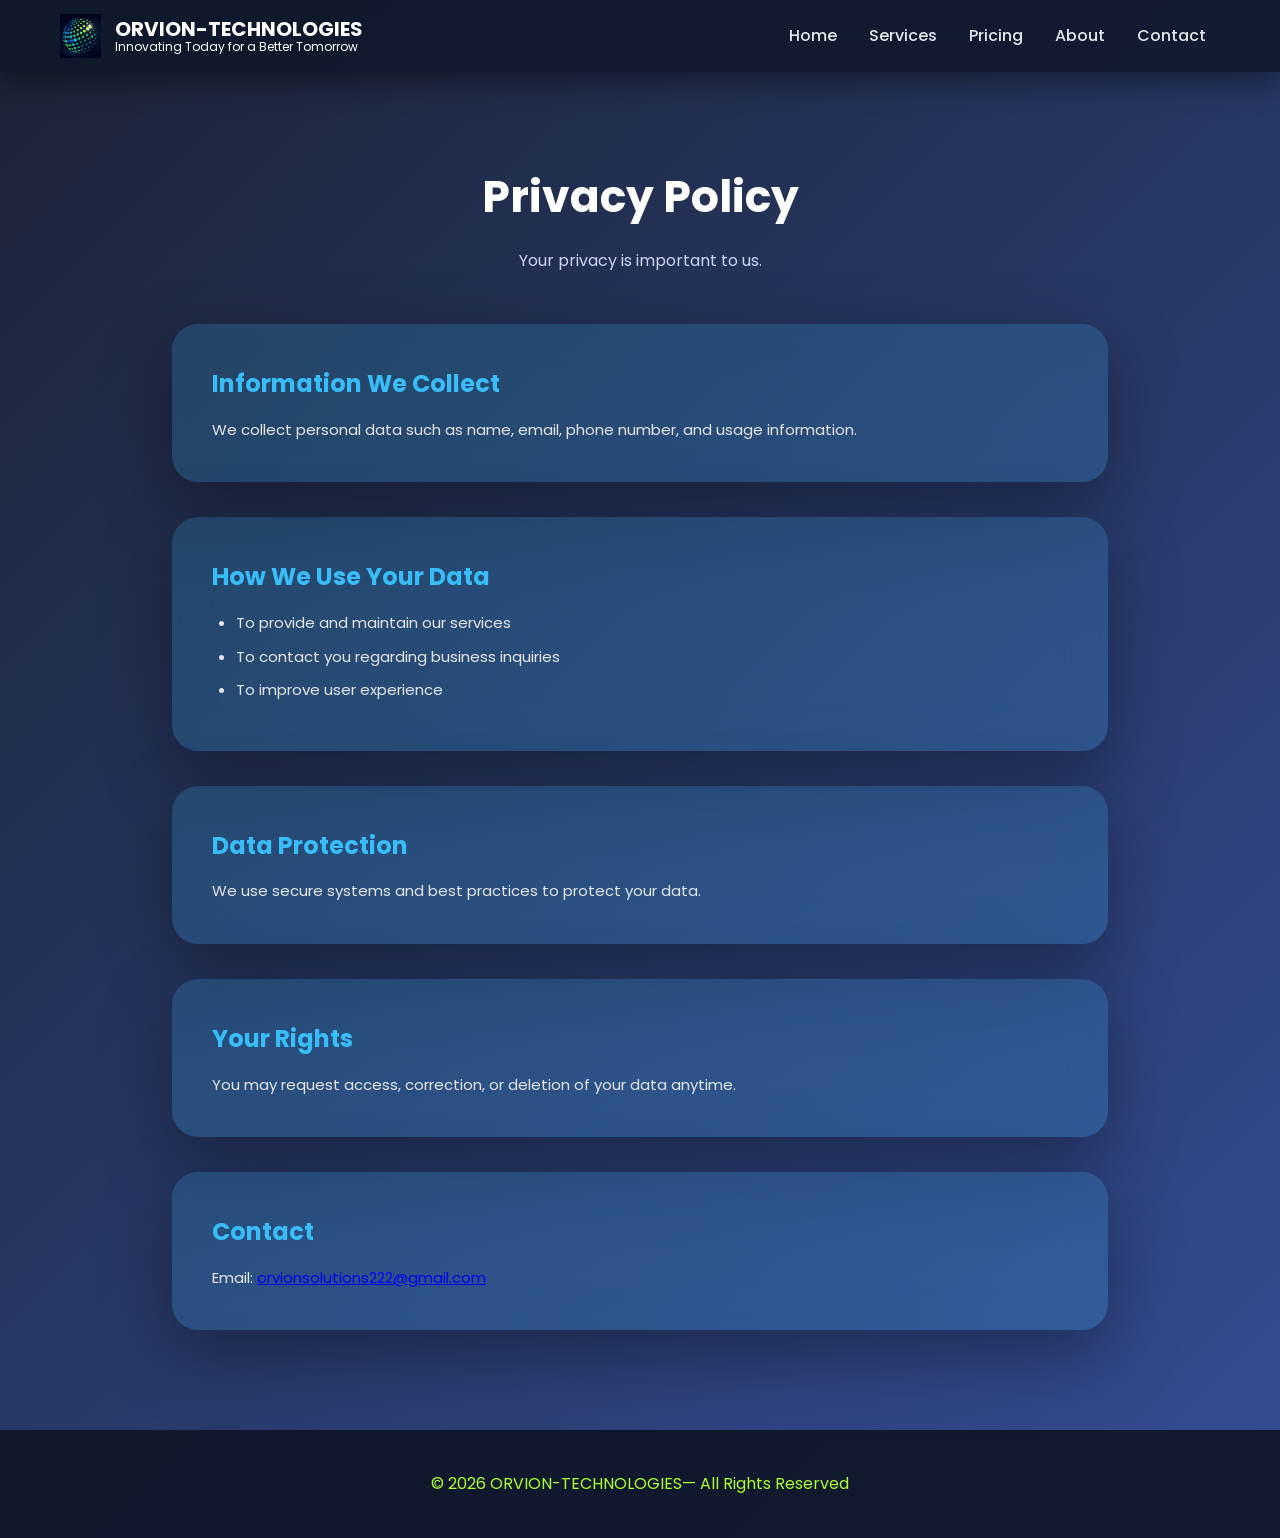
<file: privacypolicy.html>
<!DOCTYPE html>
<html lang="en">

<head>
    <meta charset="UTF-8">
    <title>Privacy Policy — ORVION-TECHNOLOGIES</title>
    <meta name="viewport" content="width=device-width, initial-scale=1.0">
    <meta name="description" content="WebNexa India Privacy Policy – How we collect, use and protect your personal data.">

    <link href="https://fonts.googleapis.com/css2?family=Poppins:wght@300;500;700&display=swap" rel="stylesheet">
    <link rel="stylesheet" href="https://cdnjs.cloudflare.com/ajax/libs/font-awesome/6.5.0/css/all.min.css">

    <style>
        /* ================= RESET ================= */
        
        * {
            box-sizing: border-box;
            margin: 0;
            padding: 0;
        }
        
        body {
            font-family: Poppins, sans-serif;
            color: #e5e7eb;
            background: linear-gradient( 135deg, rgba(15, 23, 42, 0.95), rgba(30, 58, 138, 0.9));
            line-height: 1.7;
        }
        /* ================= HEADER ================= */
        
        .webnexa-header {
            position: fixed;
            top: 0;
            width: 100%;
            background: rgba(15, 23, 42, 0.85);
            backdrop-filter: blur(18px);
            display: flex;
            justify-content: space-between;
            align-items: center;
            padding: 14px 60px;
            z-index: 2000;
            box-shadow: 0 10px 30px rgba(0, 0, 0, 0.4);
        }
        
        .brand {
            display: flex;
            align-items: center;
            gap: 14px;
        }
        
        .brand-logo {
            height: 44px;
        }
        
        .brand-text {
            display: flex;
            flex-direction: column;
            line-height: 1.1;
        }
        
        .brand-name {
            font-weight: 700;
            font-size: 20px;
            color: #38bdf8;
        }
        
        .brand-tagline {
            font-size: 12px;
            color: #22d3ee;
        }
        
        .webnexa-nav a {
            margin: 0 14px;
            text-decoration: none;
            color: #e5e7eb;
            font-weight: 500;
            transition: 0.3s;
        }
        
        .webnexa-nav a:hover {
            color: #38bdf8;
        }
        /* ================= CONTENT ================= */
        
        .container {
            max-width: 1000px;
            margin: 160px auto 100px;
            padding: 0 2rem;
        }
        
        .page-title {
            text-align: center;
            font-size: 44px;
            margin-bottom: 12px;
            color: #ffffff;
        }
        
        .page-subtitle {
            text-align: center;
            color: #cbd5f5;
            margin-bottom: 50px;
            font-size: 16px;
        }
        
        .section {
            background: rgba(56, 189, 248, 0.18);
            backdrop-filter: blur(20px);
            padding: 2.5rem;
            border-radius: 26px;
            box-shadow: 0 25px 70px rgba(0, 0, 0, 0.35);
            margin-bottom: 35px;
        }
        
        .section h2 {
            color: #38bdf8;
            margin-bottom: 12px;
        }
        
        .section p,
        .section li {
            color: #e5e7eb;
            font-size: 15px;
        }
        
        .section ul {
            padding-left: 1.5rem;
            margin-top: 10px;
        }
        
        .section li {
            margin: 8px 0;
        }
        /* ================= FOOTER ================= */
        
        footer {
            background: rgba(15, 23, 42, 0.95);
            color: #cbd5f5;
            text-align: center;
            padding: 40px 12%;
        }
        /* ================= RESPONSIVE ================= */
        
        @media (max-width: 768px) {
            .webnexa-header {
                padding: 14px 20px;
            }
            .webnexa-nav {
                display: none;
            }
            .brand-logo {
                height: 36px;
            }
            .page-title {
                font-size: 32px;
            }
        }
    </style>
</head>

<body>

    <!-- HEADER -->
    <header class="webnexa-header">
        <div class="brand">
            <img src="or logo.png" class="brand-logo" alt="WebNexa Logo">
            <div class="brand-text">
                <span class="brand-name" style="color: #ffffff;">ORVION-TECHNOLOGIES</span>
                <span class="brand-tagline" style="color: #ffffff;">Innovating Today for a Better Tomorrow</span>
            </div>
        </div>
        <nav class="webnexa-nav">
            <a href="index.html">Home</a>
            <a href="services.html">Services</a>
            <a href="pricing.html">Pricing</a>
            <a href="about.html">About</a>
            <a href="contact.html">Contact</a>
        </nav>
    </header>

    <!-- CONTENT -->
    <main class="container">
        <h1 class="page-title">Privacy Policy</h1>
        <p class="page-subtitle">Your privacy is important to us.</p>

        <div class="section">
            <h2>Information We Collect</h2>
            <p>We collect personal data such as name, email, phone number, and usage information.</p>
        </div>

        <div class="section">
            <h2>How We Use Your Data</h2>
            <ul>
                <li>To provide and maintain our services</li>
                <li>To contact you regarding business inquiries</li>
                <li>To improve user experience</li>
            </ul>
        </div>

        <div class="section">
            <h2>Data Protection</h2>
            <p>We use secure systems and best practices to protect your data.</p>
        </div>

        <div class="section">
            <h2>Your Rights</h2>
            <p>You may request access, correction, or deletion of your data anytime.</p>
        </div>

        <div class="section">
            <h2>Contact</h2>
            <p>Email: <a href="mailto:privacy@webnexa.in">orvionsolutions222@gmail.com</a></p>
        </div>
    </main>

    <!-- FOOTER -->
    <footer style="color: greenyellow;">
        © 2026 ORVION-TECHNOLOGIES— All Rights Reserved
    </footer>

</body>

</html>
</file>
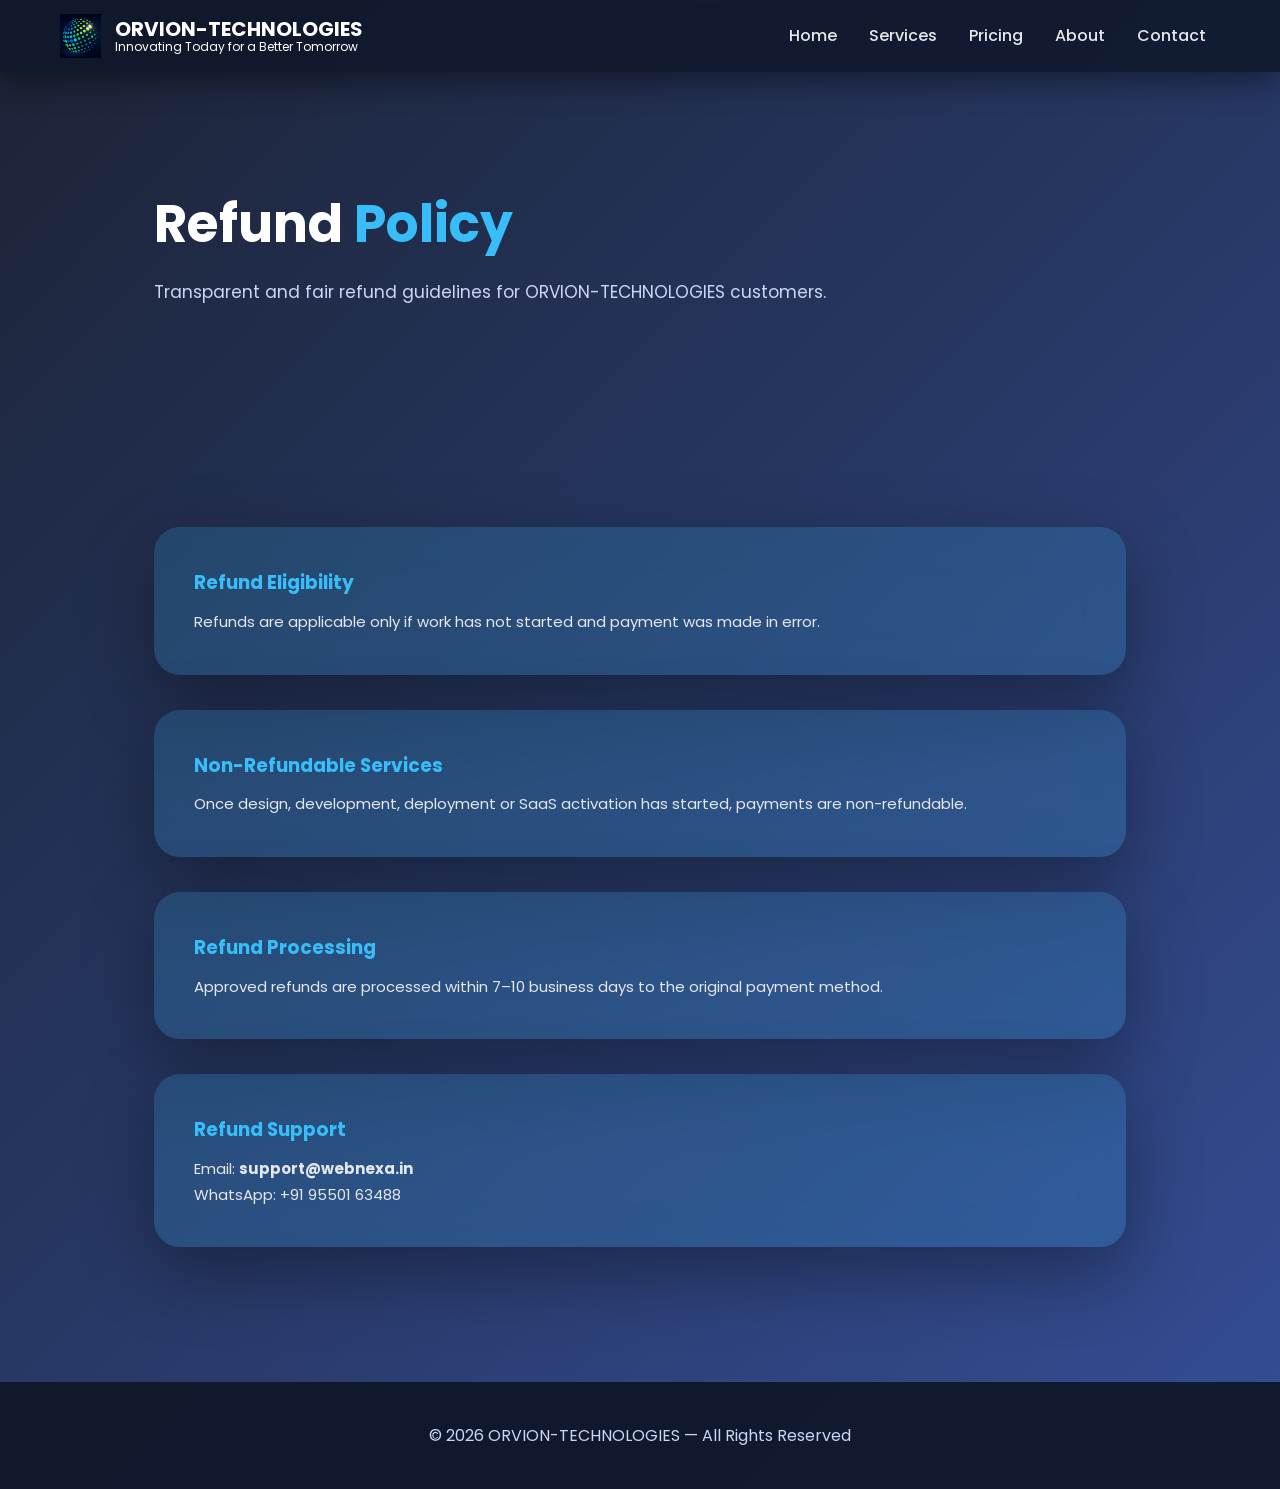
<file: refund.html>
<!DOCTYPE html>
<html lang="en">

<head>
    <meta charset="UTF-8">
    <title>Refund Policy — ORVION-TECHNOLOGIES</title>
    <meta name="viewport" content="width=device-width, initial-scale=1.0">
    <meta name="description" content="ORVION-TECHNOLOGIES refund and cancellation policy for websites, SaaS and digital services.">

    <link href="https://fonts.googleapis.com/css2?family=Poppins:wght@300;500;700&display=swap" rel="stylesheet">
    <link rel="stylesheet" href="https://cdnjs.cloudflare.com/ajax/libs/font-awesome/6.5.0/css/all.min.css">


    <style>
        * {
            box-sizing: border-box;
            margin: 0;
            padding: 0;
        }
        
        body {
            font-family: Poppins, sans-serif;
            color: #e5e7eb;
            background: linear-gradient(135deg, rgba(15, 23, 42, 0.95), rgba(30, 58, 138, 0.9));
            line-height: 1.7;
        }
        /* HEADER */
        
        .site-header {
            position: fixed;
            top: 0;
            width: 100%;
            background: rgba(15, 23, 42, 0.85);
            backdrop-filter: blur(18px);
            display: flex;
            justify-content: space-between;
            align-items: center;
            padding: 14px 60px;
            z-index: 2000;
            box-shadow: 0 10px 30px rgba(0, 0, 0, 0.4);
        }
        
        .brand {
            display: flex;
            align-items: center;
            gap: 14px;
        }
        
        .brand-logo {
            height: 44px;
        }
        
        .brand-text {
            display: flex;
            flex-direction: column;
            line-height: 1.1;
        }
        
        .brand-name {
            font-weight: 700;
            font-size: 20px;
            color: #38bdf8;
        }
        
        .brand-tagline {
            font-size: 12px;
            color: #22d3ee;
        }
        
        .nav a {
            margin: 0 14px;
            color: #e5e7eb;
            font-weight: 500;
            text-decoration: none;
            transition: 0.3s;
        }
        
        .nav a:hover {
            color: #38bdf8;
        }
        /* HERO */
        
        .hero {
            padding: 180px 12% 120px;
            border-radius: 0 0 120px 120px;
        }
        
        .hero h1 {
            font-size: 52px;
            color: #ffffff;
        }
        
        .hero span {
            color: #38bdf8;
        }
        
        .hero p {
            margin-top: 10px;
            color: #cbd5f5;
            font-size: 17px;
        }
        /* CONTENT */
        
        .section {
            padding: 100px 12%;
        }
        
        .card {
            background: rgba(56, 189, 248, 0.18);
            backdrop-filter: blur(20px);
            padding: 40px;
            border-radius: 26px;
            box-shadow: 0 25px 70px rgba(0, 0, 0, 0.35);
            margin-bottom: 35px;
        }
        
        .card h3 {
            color: #38bdf8;
            margin-bottom: 10px;
        }
        
        .card p {
            font-size: 15px;
        }
        /* FOOTER */
        
        footer {
            background: rgba(15, 23, 42, 0.95);
            color: #cbd5f5;
            text-align: center;
            padding: 40px 12%;
        }
        /* RESPONSIVE */
        
        @media (max-width: 768px) {
            .site-header {
                padding: 14px 20px;
            }
            .nav {
                display: none;
            }
            .brand-logo {
                height: 36px;
            }
            .hero h1 {
                font-size: 36px;
            }
            .section {
                padding: 70px 20px;
            }
        }
    </style>
</head>

<body>

    <!-- HEADER -->
    <header class="site-header">
        <div class="brand">
            <img src="or logo.png" class="brand-logo" alt="ORVION-TECHNOLOGIES Logo">
            <div class="brand-text">
                <span class="brand-name" style="color: #ffffff;">ORVION-TECHNOLOGIES</span>
                <span class="brand-tagline" style="color: #ffffff;">Innovating Today for a Better Tomorrow</span>
            </div>
        </div>

        <nav class="nav">
            <a href="index.html">Home</a>
            <a href="services.html">Services</a>
            <a href="pricing.html">Pricing</a>
            <a href="about.html">About</a>
            <a href="contact.html">Contact</a>
        </nav>
    </header>

    <!-- HERO -->
    <section class="hero">
        <h1>Refund <span>Policy</span></h1>
        <p>Transparent and fair refund guidelines for ORVION-TECHNOLOGIES customers.</p>
    </section>

    <!-- CONTENT -->
    <section class="section">
        <div class="card">
            <h3>Refund Eligibility</h3>
            <p>Refunds are applicable only if work has not started and payment was made in error.</p>
        </div>

        <div class="card">
            <h3>Non-Refundable Services</h3>
            <p>Once design, development, deployment or SaaS activation has started, payments are non-refundable.</p>
        </div>

        <div class="card">
            <h3>Refund Processing</h3>
            <p>Approved refunds are processed within 7–10 business days to the original payment method.</p>
        </div>

        <div class="card">
            <h3>Refund Support</h3>
            <p>
                Email: <strong>support@webnexa.in</strong><br> WhatsApp: +91 95501 63488
            </p>
        </div>
    </section>

    <!-- FOOTER -->
    <footer>
        © 2026 ORVION-TECHNOLOGIES — All Rights Reserved
    </footer>

</body>

</html>
</file>
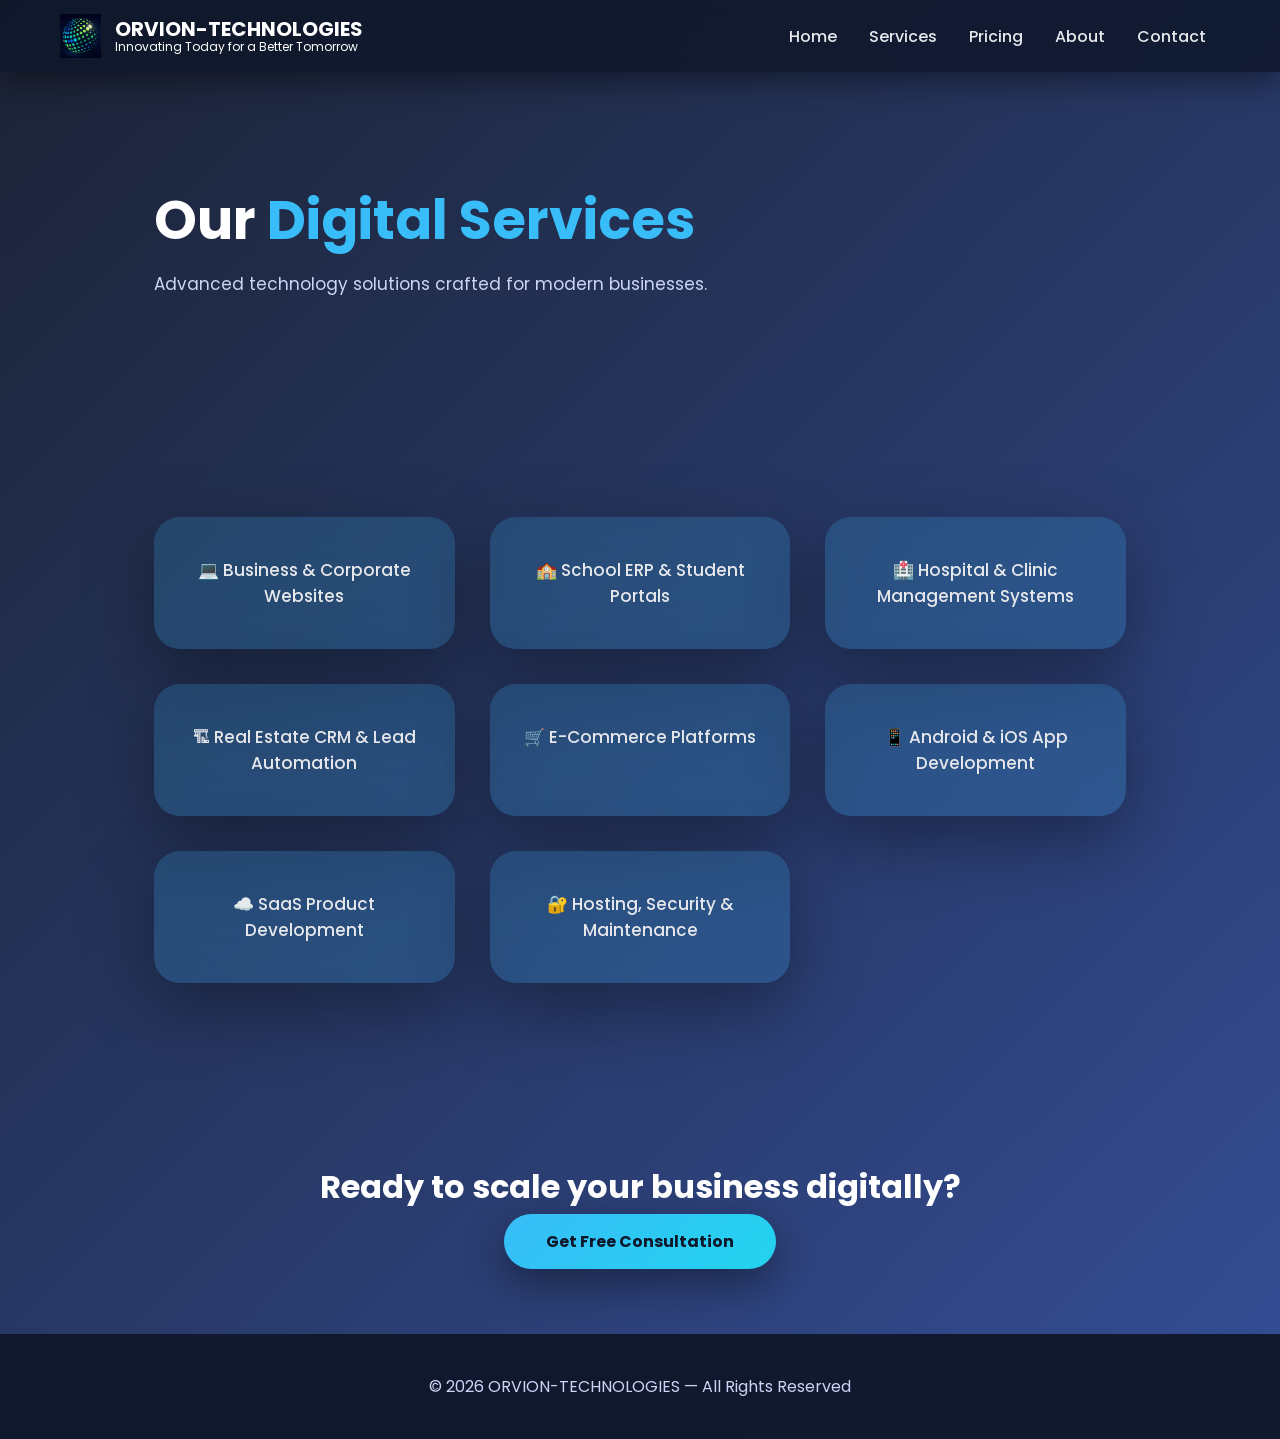
<file: services.html>
<!DOCTYPE html>
<html lang="en">

<head>
    <meta charset="UTF-8">
    <title>Services — ORVION-TECHNOLOGIES</title>
    <meta name="viewport" content="width=device-width, initial-scale=1.0">
    <meta name="description" content="ORVION-TECHNOLOGIES provides websites, SaaS, mobile apps, ERP and business automation solutions across India.">

    <link href="https://fonts.googleapis.com/css2?family=Poppins:wght@300;500;700&display=swap" rel="stylesheet">
    <link rel="stylesheet" href="https://cdnjs.cloudflare.com/ajax/libs/font-awesome/6.5.0/css/all.min.css">

    <style>
        * {
            box-sizing: border-box;
            margin: 0;
            padding: 0;
        }
        
        body {
            font-family: Poppins, sans-serif;
            color: #e5e7eb;
            background: linear-gradient(135deg, rgba(15, 23, 42, 0.95), rgba(30, 58, 138, 0.9));
        }
        /* HEADER */
        
        .webnexa-header {
            position: fixed;
            top: 0;
            width: 100%;
            background: rgba(15, 23, 42, 0.85);
            backdrop-filter: blur(18px);
            display: flex;
            justify-content: space-between;
            align-items: center;
            padding: 14px 60px;
            z-index: 2000;
            box-shadow: 0 10px 30px rgba(0, 0, 0, .4);
        }
        
        .brand {
            display: flex;
            align-items: center;
            gap: 14px;
        }
        
        .brand-logo {
            height: 44px;
        }
        
        .brand-text {
            display: flex;
            flex-direction: column;
            line-height: 1.1;
        }
        
        .brand-name {
            font-weight: 700;
            font-size: 20px;
            color: #38bdf8;
        }
        
        .brand-tagline {
            font-size: 12px;
            color: #22d3ee;
        }
        
        .webnexa-nav a {
            margin: 0 14px;
            text-decoration: none;
            color: #e5e7eb;
            font-weight: 500;
            transition: .3s;
        }
        
        .webnexa-nav a:hover {
            color: #38bdf8;
        }
        /* HERO */
        
        .hero {
            padding: 180px 12% 120px;
            border-radius: 0 0 120px 120px;
        }
        
        .hero h1 {
            font-size: 54px;
            color: #ffffff;
        }
        
        .hero span {
            color: #38bdf8;
        }
        
        .hero p {
            margin-top: 10px;
            color: #cbd5f5;
            font-size: 17px;
        }
        /* SERVICES */
        
        .services {
            padding: 100px 12%;
            display: grid;
            grid-template-columns: repeat(auto-fit, minmax(260px, 1fr));
            gap: 35px;
        }
        
        .service-card {
            background: rgba(56, 189, 248, 0.18);
            backdrop-filter: blur(20px);
            padding: 40px 30px;
            border-radius: 26px;
            box-shadow: 0 25px 70px rgba(0, 0, 0, .35);
            font-size: 17px;
            font-weight: 500;
            text-align: center;
            transition: .35s;
        }
        
        .service-card:hover {
            transform: translateY(-12px);
            background: rgba(56, 189, 248, 0.25);
        }
        /* CTA */
        
        .cta {
            text-align: center;
            padding: 80px 12%;
        }
        
        .cta h2 {
            font-size: 32px;
            margin-bottom: 18px;
            color: #ffffff;
        }
        
        .cta a {
            background: linear-gradient(135deg, #38bdf8, #22d3ee);
            color: #0f172a;
            padding: 16px 42px;
            border-radius: 50px;
            text-decoration: none;
            font-weight: 700;
            box-shadow: 0 15px 40px rgba(0, 0, 0, .4);
        }
        /* FOOTER */
        
        footer {
            background: rgba(15, 23, 42, 0.95);
            color: #cbd5f5;
            text-align: center;
            padding: 40px 12%;
        }
        
        @media (max-width: 768px) {
            .webnexa-header {
                padding: 14px 20px;
            }
            .webnexa-nav {
                display: none;
            }
            .brand-logo {
                height: 36px;
            }
            .hero h1 {
                font-size: 36px;
            }
            .services {
                padding: 70px 20px;
            }
        }
    </style>
</head>

<body>

    <!-- HEADER -->
    <header class="webnexa-header">
        <div class="brand">
            <img src="or logo.png" class="brand-logo" alt="ORVION-TECHNOLOGIES Logo">
            <div class="brand-text">
                <span class="brand-name" style="color: #ffffff;">ORVION-TECHNOLOGIES</span>
                <span class="brand-tagline" style="color: #ffffff;">Innovating Today for a Better Tomorrow</span>
            </div>
        </div>
        <nav class="webnexa-nav">
            <a href="index.html">Home</a>
            <a href="services.html">Services</a>
            <a href="pricing.html">Pricing</a>
            <a href="about.html">About</a>
            <a href="contact.html">Contact</a>
        </nav>
    </header>

    <!-- HERO -->
    <section class="hero">
        <h1>Our <span>Digital Services</span></h1>
        <p>Advanced technology solutions crafted for modern businesses.</p>
    </section>

    <!-- SERVICES -->
    <section class="services">
        <div class="service-card">💻 Business & Corporate Websites</div>
        <div class="service-card">🏫 School ERP & Student Portals</div>
        <div class="service-card">🏥 Hospital & Clinic Management Systems</div>
        <div class="service-card">🏗 Real Estate CRM & Lead Automation</div>
        <div class="service-card">🛒 E-Commerce Platforms</div>
        <div class="service-card">📱 Android & iOS App Development</div>
        <div class="service-card">☁️ SaaS Product Development</div>
        <div class="service-card">🔐 Hosting, Security & Maintenance</div>
    </section>

    <!-- CTA -->
    <section class="cta">
        <h2>Ready to scale your business digitally?</h2>
        <a href="dataform.html">Get Free Consultation</a>
    </section>

    <!-- FOOTER -->
    <footer>
        © 2026 ORVION-TECHNOLOGIES — All Rights Reserved
    </footer>
    <script>
        document.getElementById("mobileMenuToggle").onclick = () =>
            document.getElementById("mainNav").classList.toggle("active");

        window.addEventListener("scroll", () =>
            document.querySelector(".site-header").classList.toggle("scrolled", window.scrollY > 50)
        );
    </script>
</body>

</html>
</file>
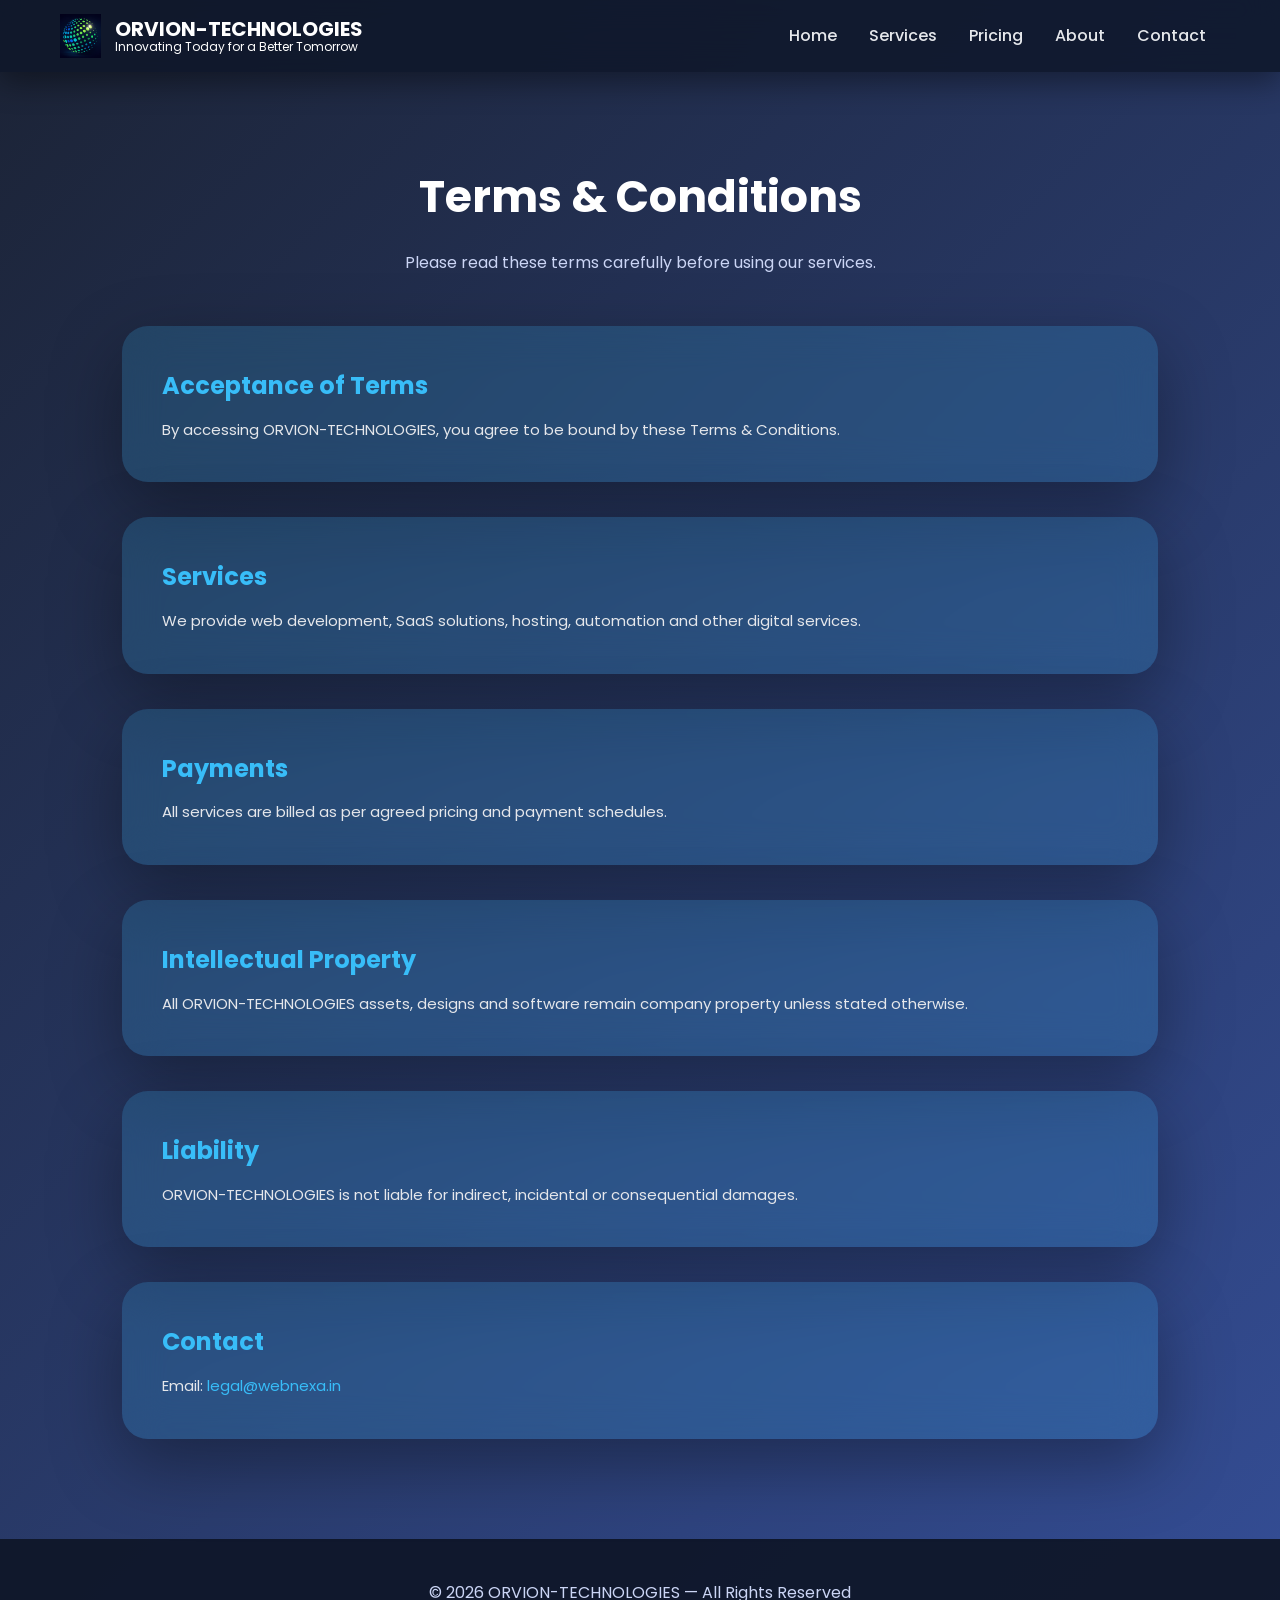
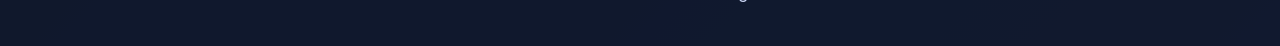
<file: terms.html>
<!DOCTYPE html>
<html lang="en">

<head>
    <meta charset="UTF-8">
    <title>Terms & Conditions — ORVION-TECHNOLOGIES</title>
    <meta name="viewport" content="width=device-width, initial-scale=1.0">
    <meta name="description" content="ORVION-TECHNOLOGIES Terms & Conditions governing use of our website, services and digital products.">

    <link href="https://fonts.googleapis.com/css2?family=Poppins:wght@300;500;700&display=swap" rel="stylesheet">
    <link rel="stylesheet" href="https://cdnjs.cloudflare.com/ajax/libs/font-awesome/6.5.0/css/all.min.css">


    <style>
        /* ========== RESET ========== */
        
        * {
            box-sizing: border-box;
            margin: 0;
            padding: 0;
        }
        
        body {
            font-family: Poppins, sans-serif;
            color: #e5e7eb;
            background: linear-gradient( 135deg, rgba(15, 23, 42, 0.95), rgba(30, 58, 138, 0.9));
            line-height: 1.7;
        }
        
        a {
            color: #38bdf8;
            text-decoration: none;
        }
        /* ========== HEADER ========== */
        
        .site-header {
            position: fixed;
            top: 0;
            width: 100%;
            background: rgba(15, 23, 42, 0.85);
            backdrop-filter: blur(18px);
            display: flex;
            justify-content: space-between;
            align-items: center;
            padding: 14px 60px;
            z-index: 2000;
            box-shadow: 0 10px 30px rgba(0, 0, 0, 0.4);
        }
        
        .brand {
            display: flex;
            align-items: center;
            gap: 14px;
        }
        
        .brand-logo {
            height: 44px;
        }
        
        .brand-text {
            display: flex;
            flex-direction: column;
            line-height: 1.1;
        }
        
        .brand-name {
            font-weight: 700;
            font-size: 20px;
            color: #38bdf8;
        }
        
        .brand-tagline {
            font-size: 12px;
            color: #22d3ee;
        }
        
        .nav a {
            margin: 0 14px;
            color: #e5e7eb;
            font-weight: 500;
            transition: 0.3s;
        }
        
        .nav a:hover {
            color: #38bdf8;
        }
        /* ========== CONTENT ========== */
        
        .container {
            max-width: 1100px;
            margin: 160px auto 100px;
            padding: 0 2rem;
        }
        
        .page-title {
            text-align: center;
            font-size: 44px;
            color: #ffffff;
            margin-bottom: 14px;
        }
        
        .page-subtitle {
            text-align: center;
            color: #cbd5f5;
            margin-bottom: 50px;
            font-size: 16px;
        }
        
        .section {
            background: rgba(56, 189, 248, 0.18);
            backdrop-filter: blur(20px);
            padding: 2.5rem;
            border-radius: 26px;
            box-shadow: 0 25px 70px rgba(0, 0, 0, 0.35);
            margin-bottom: 35px;
        }
        
        .section h2 {
            color: #38bdf8;
            margin-bottom: 10px;
        }
        
        .section p {
            font-size: 15px;
        }
        /* ========== FOOTER ========== */
        
        footer {
            background: rgba(15, 23, 42, 0.95);
            color: #cbd5f5;
            text-align: center;
            padding: 40px 12%;
        }
        /* ========== RESPONSIVE ========== */
        
        @media (max-width: 768px) {
            .site-header {
                padding: 14px 20px;
            }
            .nav {
                display: none;
            }
            .brand-logo {
                height: 36px;
            }
            .page-title {
                font-size: 32px;
            }
        }
    </style>
</head>

<body>

    <!-- HEADER -->
    <header class="site-header">
        <div class="brand">
            <img src="or logo.png" class="brand-logo" alt="ORVION-TECHNOLOGIES Logo">
            <div class="brand-text">
                <span class="brand-name" style="color: #ffffff;">ORVION-TECHNOLOGIES</span>
                <span class="brand-tagline" style="color: #ffffff;">Innovating Today for a Better Tomorrow</span>
            </div>
        </div>

        <nav class="nav">
            <a href="index.html">Home</a>
            <a href="services.html">Services</a>
            <a href="pricing.html">Pricing</a>
            <a href="about.html">About</a>
            <a href="contact.html">Contact</a>
        </nav>
    </header>

    <!-- CONTENT -->
    <main class="container">
        <h1 class="page-title">Terms & Conditions</h1>
        <p class="page-subtitle">Please read these terms carefully before using our services.</p>

        <div class="section">
            <h2>Acceptance of Terms</h2>
            <p>By accessing ORVION-TECHNOLOGIES, you agree to be bound by these Terms & Conditions.</p>
        </div>

        <div class="section">
            <h2>Services</h2>
            <p>We provide web development, SaaS solutions, hosting, automation and other digital services.</p>
        </div>

        <div class="section">
            <h2>Payments</h2>
            <p>All services are billed as per agreed pricing and payment schedules.</p>
        </div>

        <div class="section">
            <h2>Intellectual Property</h2>
            <p>All ORVION-TECHNOLOGIES assets, designs and software remain company property unless stated otherwise.</p>
        </div>

        <div class="section">
            <h2>Liability</h2>
            <p>ORVION-TECHNOLOGIES is not liable for indirect, incidental or consequential damages.</p>
        </div>

        <div class="section">
            <h2>Contact</h2>
            <p>Email: <a href="mailto:legal@webnexa.in">legal@webnexa.in</a></p>
        </div>
    </main>

    <!-- FOOTER -->
    <footer>
        © 2026 ORVION-TECHNOLOGIES — All Rights Reserved
    </footer>

</body>

</html>
</file>
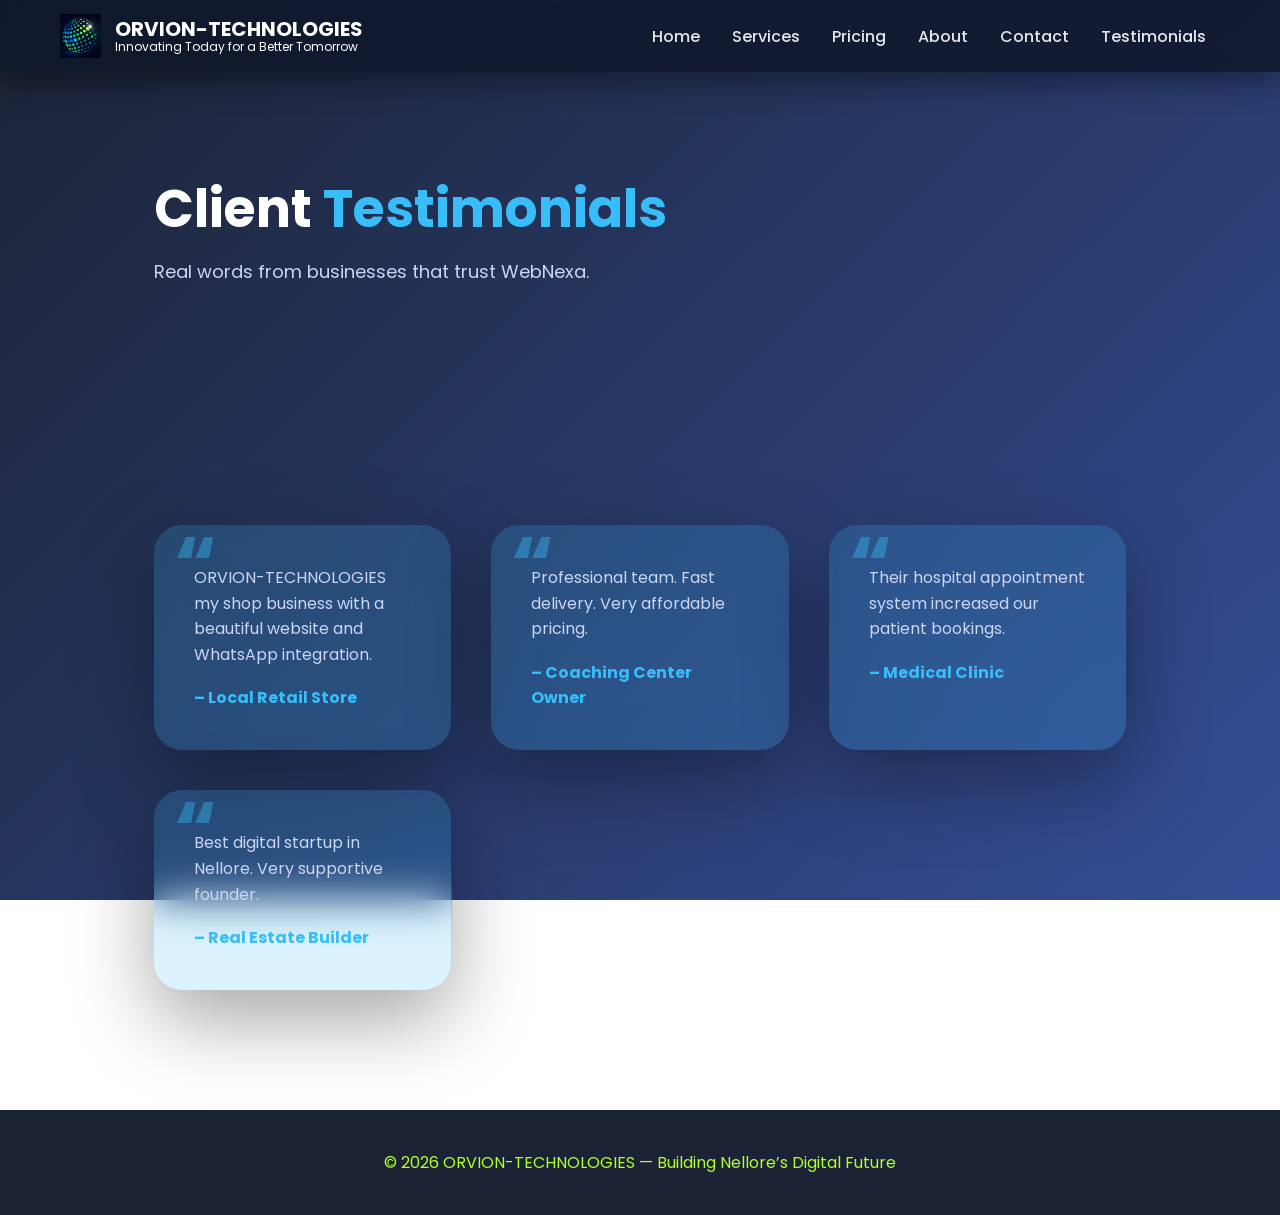
<file: testimonials.html>
<!DOCTYPE html>
<html lang="en">

<head>
    <meta charset="UTF-8">
    <title>Client Testimonials — ORVION-TECHNOLOGIES</title>
    <meta name="viewport" content="width=device-width, initial-scale=1.0">
    <meta name="description" content="Real client testimonials of WebNexa India — trusted SaaS and web development company in Nellore.">

    <link href="https://fonts.googleapis.com/css2?family=Poppins:wght@300;500;700&display=swap" rel="stylesheet">
    <link rel="stylesheet" href="https://cdnjs.cloudflare.com/ajax/libs/font-awesome/6.5.0/css/all.min.css">


    <style>
        /* ================= RESET ================= */
        
        * {
            box-sizing: border-box;
            margin: 0;
            padding: 0;
        }
        
        body {
            font-family: Poppins, sans-serif;
            color: #e5e7eb;
            background: linear-gradient( 135deg, rgba(15, 23, 42, 0.95), rgba(30, 58, 138, 0.9)), url("https://images.unsplash.com/photo-1521737604893-d14cc237f11d?auto=format&fit=crop&w=1600&q=90");
            background-size: cover;
            background-attachment: fixed;
        }
        /* ================= HEADER ================= */
        
        .webnexa-header {
            position: fixed;
            top: 0;
            width: 100%;
            background: rgba(15, 23, 42, 0.85);
            backdrop-filter: blur(18px);
            display: flex;
            justify-content: space-between;
            align-items: center;
            padding: 14px 60px;
            z-index: 2000;
            box-shadow: 0 10px 30px rgba(0, 0, 0, 0.4);
        }
        
        .brand {
            display: flex;
            align-items: center;
            gap: 14px;
        }
        
        .brand-logo {
            height: 44px;
        }
        
        .brand-text {
            display: flex;
            flex-direction: column;
            line-height: 1.1;
        }
        
        .brand-name {
            font-weight: 700;
            font-size: 20px;
            color: #38bdf8;
        }
        
        .brand-tagline {
            font-size: 12px;
            color: #22d3ee;
        }
        
        .webnexa-nav a {
            margin: 0 14px;
            text-decoration: none;
            color: #e5e7eb;
            font-weight: 500;
            transition: 0.3s;
        }
        
        .webnexa-nav a:hover {
            color: #38bdf8;
        }
        /* ================= HERO ================= */
        
        .hero {
            padding: 170px 12% 120px;
            border-radius: 0 0 120px 120px;
        }
        
        .hero h1 {
            font-size: 52px;
            color: #ffffff;
        }
        
        .hero span {
            color: #38bdf8;
        }
        
        .hero p {
            margin-top: 10px;
            color: #cbd5f5;
            font-size: 18px;
        }
        /* ================= TESTIMONIAL GRID ================= */
        
        .grid {
            padding: 120px 12%;
            display: grid;
            grid-template-columns: repeat(auto-fit, minmax(280px, 1fr));
            gap: 40px;
        }
        
        .card {
            background: rgba(56, 189, 248, 0.18);
            backdrop-filter: blur(20px);
            padding: 40px;
            border-radius: 28px;
            box-shadow: 0 30px 80px rgba(0, 0, 0, 0.35);
            transition: 0.3s;
            position: relative;
        }
        
        .card::before {
            content: "“";
            font-size: 80px;
            position: absolute;
            top: -20px;
            left: 20px;
            color: rgba(56, 189, 248, 0.4);
            font-weight: 700;
        }
        
        .card:hover {
            transform: translateY(-10px);
        }
        
        .card p {
            color: #cbd5f5;
            font-size: 16px;
            line-height: 1.6;
        }
        
        .name {
            font-weight: 700;
            color: #38bdf8;
            margin-top: 18px;
        }
        /* ================= FOOTER ================= */
        
        footer {
            background: rgba(15, 23, 42, 0.95);
            color: #cbd5f5;
            text-align: center;
            padding: 40px 12%;
        }
        /* ================= RESPONSIVE ================= */
        
        @media (max-width: 768px) {
            .webnexa-header {
                padding: 14px 20px;
            }
            .webnexa-nav {
                display: none;
            }
            .brand-logo {
                height: 36px;
            }
            .hero h1 {
                font-size: 36px;
            }
        }
    </style>
</head>

<body>

    <!-- HEADER -->
    <header class="webnexa-header">
        <div class="brand">
            <img src="or logo.png" class="brand-logo" alt="WebNexa Logo">
            <div class="brand-text">
                <span class="brand-name" style="color: #ffffff;">ORVION-TECHNOLOGIES</span>
                <span class="brand-tagline" style="color: #ffffff;">Innovating Today for a Better Tomorrow</span>
            </div>
        </div>
        <nav class="webnexa-nav">
            <a href="index.html">Home</a>
            <a href="services.html">Services</a>
            <a href="pricing.html">Pricing</a>
            <a href="about.html">About</a>
            <a href="contact.html">Contact</a>
            <a href="testimonials.html">Testimonials</a>
        </nav>
    </header>

    <!-- HERO -->
    <section class="hero">
        <h1>Client <span>Testimonials</span></h1>
        <p>Real words from businesses that trust WebNexa.</p>
    </section>

    <!-- TESTIMONIALS -->
    <section class="grid">
        <div class="card">
            <p>ORVION-TECHNOLOGIES my shop business with a beautiful website and WhatsApp integration.</p>
            <div class="name">– Local Retail Store</div>
        </div>

        <div class="card">
            <p>Professional team. Fast delivery. Very affordable pricing.</p>
            <div class="name">– Coaching Center Owner</div>
        </div>

        <div class="card">
            <p>Their hospital appointment system increased our patient bookings.</p>
            <div class="name">– Medical Clinic</div>
        </div>

        <div class="card">
            <p>Best digital startup in Nellore. Very supportive founder.</p>
            <div class="name">– Real Estate Builder</div>
        </div>
    </section>

    <!-- FOOTER -->
    <footer style="color: greenyellow;">
        © 2026 ORVION-TECHNOLOGIES — Building Nellore’s Digital Future
    </footer>
    <script>
        document.getElementById("mobileMenuToggle").onclick = () =>
            document.getElementById("mainNav").classList.toggle("active");

        window.addEventListener("scroll", () =>
            document.querySelector(".site-header").classList.toggle("scrolled", window.scrollY > 50)
        );
    </script>
</body>

</html>
</file>
<file: global.css>
[file name]: view-toggle.css [file content begin]
/* View Toggle System - ORVION-TECHNOLOGIES */

@import url('https://fonts.googleapis.com/css2?family=Poppins:wght@300;400;500;600;700;800&family=Montserrat:wght@400;500;600;700&display=swap');
:root {
    /* Brand Colors - Enhanced WebNexa Palette */
    --brand-primary: #0ea5e9;
    --brand-secondary: #38bdf8;
    --brand-dark: #0284c7;
    --brand-accent: #2ecc71;
    --brand-gradient: linear-gradient(135deg, var(--brand-secondary), var(--brand-primary));
    /* Background & Surface */
    --bg-light: #f3f9ff;
    --bg-white: #ffffff;
    --glass-white: rgba(255, 255, 255, 0.85);
    --glass-dark: rgba(15, 23, 42, 0.7);
    /* Text Colors */
    --text-dark: #0b2b5a;
    --text-muted: #475569;
    --text-light: #64748b;
    /* UI Elements */
    --radius-sm: 10px;
    --radius-md: 22px;
    --radius-lg: 30px;
    --radius-xl: 50px;
    /* Shadows - Enhanced */
    --shadow-sm: 0 4px 12px rgba(0, 0, 0, 0.05);
    --shadow-md: 0 18px 40px rgba(0, 0, 0, 0.12);
    --shadow-lg: 0 30px 80px rgba(0, 0, 0, 0.15);
    --shadow-xl: 0 40px 120px rgba(0, 0, 0, 0.2);
    /* Transitions */
    --transition-fast: 0.2s ease;
    --transition-normal: 0.3s cubic-bezier(0.4, 0, 0.2, 1);
    --transition-slow: 0.5s cubic-bezier(0.4, 0, 0.2, 1);
    /* Spacing */
    --space-xs: 0.5rem;
    --space-sm: 1rem;
    --space-md: 1.5rem;
    --space-lg: 2.5rem;
    --space-xl: 4rem;
    /* Z-index layers */
    --z-dropdown: 1000;
    --z-sticky: 1020;
    --z-fixed: 1030;
    --z-modal: 1040;
    --z-popover: 1050;
    --z-tooltip: 1060;
    --z-floating: 2000;
}


/* ========== BASE RESET & TYPOGRAPHY ========== */

*,
*::before,
*::after {
    box-sizing: border-box;
    margin: 0;
    padding: 0;
}

html {
    scroll-behavior: smooth;
    font-size: 16px;
}

body {
    font-family: 'Poppins', sans-serif;
    background: var(--bg-light);
    color: var(--text-dark);
    line-height: 1.6;
    overflow-x: hidden;
    -webkit-font-smoothing: antialiased;
    -moz-osx-font-smoothing: grayscale;
}

h1,
h2,
h3,
h4,
h5,
h6 {
    font-family: 'Montserrat', sans-serif;
    font-weight: 700;
    line-height: 1.2;
    margin-bottom: var(--space-sm);
}

h1 {
    font-size: 3.5rem;
}

h2 {
    font-size: 2.5rem;
}

h3 {
    font-size: 1.8rem;
}

h4 {
    font-size: 1.5rem;
}

h5 {
    font-size: 1.2rem;
}

h6 {
    font-size: 1rem;
}

p {
    margin-bottom: var(--space-md);
    color: var(--text-muted);
}

a {
    color: var(--brand-primary);
    text-decoration: none;
    transition: color var(--transition-fast);
}

a:hover {
    color: var(--brand-dark);
}


/* ========== ADVANCED GLASS MORPHISM ========== */

.glass {
    background: var(--glass-white);
    backdrop-filter: blur(20px) saturate(180%);
    -webkit-backdrop-filter: blur(20px) saturate(180%);
    border: 1px solid rgba(255, 255, 255, 0.2);
    border-radius: var(--radius-md);
    box-shadow: var(--shadow-md);
    transition: all var(--transition-normal);
}

.glass:hover {
    box-shadow: var(--shadow-lg);
    transform: translateY(-5px);
    border-color: rgba(255, 255, 255, 0.4);
}

.glass-dark {
    background: var(--glass-dark);
    backdrop-filter: blur(20px) saturate(180%);
    -webkit-backdrop-filter: blur(20px) saturate(180%);
    border: 1px solid rgba(255, 255, 255, 0.1);
    color: white;
}


/* ========== ENHANCED NAVIGATION ========== */

.webnexa-header {
    position: fixed;
    top: 0;
    width: 100%;
    background: rgba(25, 35, 240, 0.92);
    backdrop-filter: blur(20px) saturate(180%);
    -webkit-backdrop-filter: blur(20px) saturate(180%);
    border-bottom: 1px solid rgba(255, 255, 255, 0.2);
    display: flex;
    justify-content: space-between;
    align-items: center;
    padding: 1rem 4rem;
    z-index: var(--z-fixed);
    transition: all var(--transition-normal);
}

.webnexa-header.scrolled {
    padding: 0.8rem 4rem;
    box-shadow: var(--shadow-md);
    background: rgba(253, 251, 251, 0.98);
}

.brand {
    display: flex;
    align-items: center;
    gap: var(--space-sm);
    transition: transform var(--transition-normal);
}

.brand:hover {
    transform: scale(1.02);
}

.brand-logo {
    height: 50px;
    width: auto;
    transition: transform var(--transition-normal);
}

.brand-logo:hover {
    transform: rotate(-5deg) scale(1.1);
}

.brand-text {
    display: flex;
    flex-direction: column;
    line-height: 1.1;
}

.brand-name {
    font-family: 'Montserrat', sans-serif;
    font-weight: 800;
    font-size: 1.8rem;
    background: linear-gradient(90deg, var(--brand-primary), var(--brand-accent));
    -webkit-background-clip: text;
    background-clip: text;
    color: transparent;
    letter-spacing: -0.5px;
}

.brand-tagline {
    font-size: 0.85rem;
    color: var(--brand-dark);
    font-weight: 500;
}

.webnexa-nav {
    display: flex;
    align-items: center;
    gap: var(--space-md);
}

.webnexa-nav a {
    position: relative;
    color: var(--text-dark);
    font-weight: 500;
    padding: 0.5rem 0;
    transition: color var(--transition-fast);
}

.webnexa-nav a::after {
    content: '';
    position: absolute;
    bottom: 0;
    left: 0;
    width: 0;
    height: 2px;
    background: var(--brand-gradient);
    border-radius: 2px;
    transition: width var(--transition-normal);
}

.webnexa-nav a:hover {
    color: var(--brand-primary);
}

.webnexa-nav a:hover::after {
    width: 100%;
}

.webnexa-nav a.active {
    color: var(--brand-primary);
}

.webnexa-nav a.active::after {
    width: 100%;
}


/* Mobile Navigation Toggle */

.nav-toggle {
    display: none;
    background: none;
    border: none;
    font-size: 1.5rem;
    color: var(--text-dark);
    cursor: pointer;
    padding: 0.5rem;
    z-index: var(--z-modal);
}


/* ========== ENHANCED BUTTON SYSTEM ========== */

.btn {
    display: inline-flex;
    align-items: center;
    justify-content: center;
    gap: 0.5rem;
    padding: 0.875rem 2rem;
    border-radius: var(--radius-xl);
    font-weight: 600;
    font-family: 'Poppins', sans-serif;
    text-decoration: none;
    border: none;
    cursor: pointer;
    transition: all var(--transition-normal);
    position: relative;
    overflow: hidden;
}

.btn::before {
    content: '';
    position: absolute;
    top: 50%;
    left: 50%;
    width: 0;
    height: 0;
    border-radius: 50%;
    background: rgba(255, 255, 255, 0.2);
    transform: translate(-50%, -50%);
    transition: width 0.6s, height 0.6s;
}

.btn:hover::before {
    width: 300px;
    height: 300px;
}

.btn-primary {
    background: var(--brand-gradient);
    color: white;
    box-shadow: 0 10px 30px rgba(14, 165, 233, 0.3);
}

.btn-primary:hover {
    transform: translateY(-3px);
    box-shadow: 0 15px 40px rgba(14, 165, 233, 0.4);
}

.btn-secondary {
    background: transparent;
    color: var(--brand-primary);
    border: 2px solid var(--brand-primary);
}

.btn-secondary:hover {
    background: var(--brand-primary);
    color: white;
    transform: translateY(-3px);
}

.btn-large {
    padding: 1.25rem 3rem;
    font-size: 1.1rem;
}

.btn-small {
    padding: 0.625rem 1.5rem;
    font-size: 0.875rem;
}

.btn-icon {
    width: 2.5rem;
    height: 2.5rem;
    padding: 0;
    border-radius: 50%;
    display: inline-flex;
    align-items: center;
    justify-content: center;
}


/* ========== ADVANCED CARDS ========== */

.card {
    background: white;
    border-radius: var(--radius-md);
    padding: var(--space-lg);
    box-shadow: var(--shadow-sm);
    transition: all var(--transition-normal);
    height: 100%;
    display: flex;
    flex-direction: column;
}

.card:hover {
    box-shadow: var(--shadow-lg);
    transform: translateY(-8px);
}

.card-header {
    margin-bottom: var(--space-md);
    position: relative;
}

.card-icon {
    width: 60px;
    height: 60px;
    background: var(--brand-gradient);
    border-radius: var(--radius-sm);
    display: flex;
    align-items: center;
    justify-content: center;
    color: white;
    font-size: 1.5rem;
    margin-bottom: var(--space-sm);
}

.card-body {
    flex: 1;
}

.card-footer {
    margin-top: auto;
    padding-top: var(--space-md);
    border-top: 1px solid rgba(0, 0, 0, 0.05);
}


/* ========== FORM ELEMENTS ========== */

.form-group {
    margin-bottom: var(--space-lg);
}

.form-label {
    display: block;
    margin-bottom: var(--space-xs);
    font-weight: 500;
    color: var(--text-dark);
}

.form-control {
    width: 100%;
    padding: 0.875rem 1.25rem;
    border: 2px solid #e2e8f0;
    border-radius: var(--radius-sm);
    font-family: 'Poppins', sans-serif;
    font-size: 1rem;
    transition: all var(--transition-fast);
    background: white;
}

.form-control:focus {
    outline: none;
    border-color: var(--brand-primary);
    box-shadow: 0 0 0 3px rgba(14, 165, 233, 0.1);
}

.form-control::placeholder {
    color: var(--text-light);
}


/* ========== ANIMATIONS & TRANSITIONS ========== */

@keyframes fadeInUp {
    from {
        opacity: 0;
        transform: translateY(30px);
    }
    to {
        opacity: 1;
        transform: translateY(0);
    }
}

@keyframes pulse {
    0% {
        box-shadow: 0 0 0 0 rgba(14, 165, 233, 0.4);
    }
    70% {
        box-shadow: 0 0 0 15px rgba(14, 165, 233, 0);
    }
    100% {
        box-shadow: 0 0 0 0 rgba(14, 165, 233, 0);
    }
}

@keyframes float {
    0%,
    100% {
        transform: translateY(0);
    }
    50% {
        transform: translateY(-10px);
    }
}

@keyframes shimmer {
    0% {
        background-position: -1000px 0;
    }
    100% {
        background-position: 1000px 0;
    }
}

.animate-fade-in-up {
    animation: fadeInUp 0.6s ease-out forwards;
}

.animate-pulse {
    animation: pulse 2s infinite;
}

.animate-float {
    animation: float 3s ease-in-out infinite;
}


/* ========== UTILITY CLASSES ========== */

.container {
    width: 100%;
    max-width: 1200px;
    margin: 0 auto;
    padding: 0 var(--space-md);
}

.section {
    padding: var(--space-xl) 0;
}

.section-header {
    text-align: center;
    margin-bottom: var(--space-xl);
}

.section-header .subtitle {
    font-size: 1.1rem;
    color: var(--text-muted);
    max-width: 700px;
    margin: 0 auto;
}

.grid {
    display: grid;
    gap: var(--space-lg);
}

.grid-2 {
    grid-template-columns: repeat(2, 1fr);
}

.grid-3 {
    grid-template-columns: repeat(3, 1fr);
}

.grid-4 {
    grid-template-columns: repeat(4, 1fr);
}

.flex {
    display: flex;
}

.flex-center {
    display: flex;
    align-items: center;
    justify-content: center;
}

.flex-between {
    display: flex;
    align-items: center;
    justify-content: space-between;
}

.text-center {
    text-align: center;
}

.text-right {
    text-align: right;
}

.text-gradient {
    background: var(--brand-gradient);
    -webkit-background-clip: text;
    background-clip: text;
    color: transparent;
}


/* ========== FLOATING ELEMENTS ========== */

.wa-float {
    position: fixed;
    bottom: 2rem;
    right: 2rem;
    width: 60px;
    height: 60px;
    background: #25D366;
    border-radius: 50%;
    display: flex;
    align-items: center;
    justify-content: center;
    color: white;
    font-size: 1.8rem;
    text-decoration: none;
    z-index: var(--z-floating);
    box-shadow: var(--shadow-lg);
    transition: all var(--transition-normal);
    animation: float 3s ease-in-out infinite;
}

.wa-float:hover {
    transform: scale(1.1) rotate(10deg);
    box-shadow: 0 20px 40px rgba(37, 211, 102, 0.3);
}


/* ========== EMPLOYEE SHOWCASE SPECIFIC ========== */

.employee-grid {
    display: grid;
    grid-template-columns: repeat(auto-fit, minmax(300px, 1fr));
    gap: var(--space-lg);
    margin: var(--space-xl) 0;
}

.employee-card {
    background: white;
    border-radius: var(--radius-md);
    overflow: hidden;
    box-shadow: var(--shadow-md);
    transition: all var(--transition-normal);
    position: relative;
}

.employee-card:hover {
    transform: translateY(-10px);
    box-shadow: var(--shadow-xl);
}

.employee-header {
    height: 200px;
    background: var(--brand-gradient);
    position: relative;
    display: flex;
    align-items: center;
    justify-content: center;
}

.employee-photo {
    width: 160px;
    height: 160px;
    border-radius: 50%;
    border: 6px solid white;
    object-fit: cover;
    position: absolute;
    bottom: -80px;
    box-shadow: var(--shadow-md);
    transition: all var(--transition-normal);
}

.employee-card:hover .employee-photo {
    transform: scale(1.05);
}

.employee-info {
    padding: 100px var(--space-md) var(--space-lg);
    text-align: center;
}

.employee-name {
    font-family: 'Montserrat', sans-serif;
    font-size: 1.5rem;
    font-weight: 700;
    color: var(--text-dark);
    margin-bottom: 0.25rem;
}

.employee-title {
    color: var(--brand-primary);
    font-weight: 500;
    font-size: 1rem;
    margin-bottom: var(--space-sm);
}

.employee-desc {
    color: var(--text-muted);
    margin-bottom: var(--space-md);
    font-size: 0.95rem;
}

.employee-skills {
    display: flex;
    flex-wrap: wrap;
    justify-content: center;
    gap: 0.5rem;
    margin-bottom: var(--space-md);
}

.skill-tag {
    background: rgba(14, 165, 233, 0.1);
    color: var(--brand-primary);
    padding: 0.375rem 0.875rem;
    border-radius: var(--radius-xl);
    font-size: 0.85rem;
    font-weight: 500;
    transition: all var(--transition-fast);
}

.skill-tag:hover {
    background: var(--brand-primary);
    color: white;
    transform: translateY(-2px);
}

.employee-social {
    display: flex;
    justify-content: center;
    gap: 0.75rem;
}

.social-icon {
    width: 40px;
    height: 40px;
    border-radius: 50%;
    display: flex;
    align-items: center;
    justify-content: center;
    background: var(--bg-light);
    color: var(--text-muted);
    font-size: 1.1rem;
    transition: all var(--transition-fast);
}

.social-icon:hover {
    background: var(--brand-primary);
    color: white;
    transform: translateY(-3px);
}


/* ========== RESPONSIVE DESIGN ========== */

@media (max-width: 1200px) {
    .grid-4 {
        grid-template-columns: repeat(3, 1fr);
    }
}

@media (max-width: 992px) {
    html {
        font-size: 15px;
    }
    .webnexa-header {
        padding: 1rem 2rem;
    }
    .grid-3,
    .grid-4 {
        grid-template-columns: repeat(2, 1fr);
    }
}

@media (max-width: 768px) {
    html {
        font-size: 14px;
    }
    h1 {
        font-size: 2.5rem;
    }
    h2 {
        font-size: 2rem;
    }
    h3 {
        font-size: 1.5rem;
    }
    .webnexa-header {
        padding: 1rem;
    }
    .nav-toggle {
        display: block;
    }
    .webnexa-nav {
        position: fixed;
        top: 0;
        right: -100%;
        width: 80%;
        max-width: 300px;
        height: 100vh;
        background: white;
        flex-direction: column;
        align-items: flex-start;
        padding: 5rem 2rem;
        box-shadow: var(--shadow-lg);
        transition: right var(--transition-normal);
        z-index: var(--z-modal);
    }
    .webnexa-nav.active {
        right: 0;
    }
    .webnexa-nav a {
        width: 100%;
        padding: 1rem 0;
        font-size: 1.1rem;
    }
    .grid-2,
    .grid-3,
    .grid-4 {
        grid-template-columns: 1fr;
    }
    .section {
        padding: var(--space-lg) 0;
    }
    .employee-grid {
        grid-template-columns: 1fr;
        gap: var(--space-lg);
    }
}

@media (max-width: 576px) {
    .container {
        padding: 0 var(--space-sm);
    }
    .btn-large {
        padding: 1rem 2rem;
    }
    .wa-float {
        bottom: 1rem;
        right: 1rem;
        width: 50px;
        height: 50px;
        font-size: 1.5rem;
    }
}


/* ========== DARK MODE SUPPORT (Future Enhancement) ========== */

@media (prefers-color-scheme: dark) {
     :root {
        --bg-light: #0f172a;
        --bg-white: #1e293b;
        --glass-white: rgba(30, 41, 59, 0.8);
        --text-dark: #f8fafc;
        --text-muted: #cbd5e1;
        --text-light: #94a3b8;
    }
    body {
        background: var(--bg-light);
        color: var(--text-dark);
    }
    .card {
        background: var(--bg-white);
    }
    .webnexa-header {
        background: rgba(30, 41, 59, 0.9);
    }
    .webnexa-nav a {
        color: var(--text-dark);
    }
}


/* ========== PRINT STYLES ========== */

@media print {
    .wa-float,
    .nav-toggle,
    .webnexa-nav {
        display: none !important;
    }
    body {
        background: white !important;
        color: black !important;
    }
    .card,
    .glass {
        box-shadow: none !important;
        border: 1px solid #ddd;
    }
}
</file>
